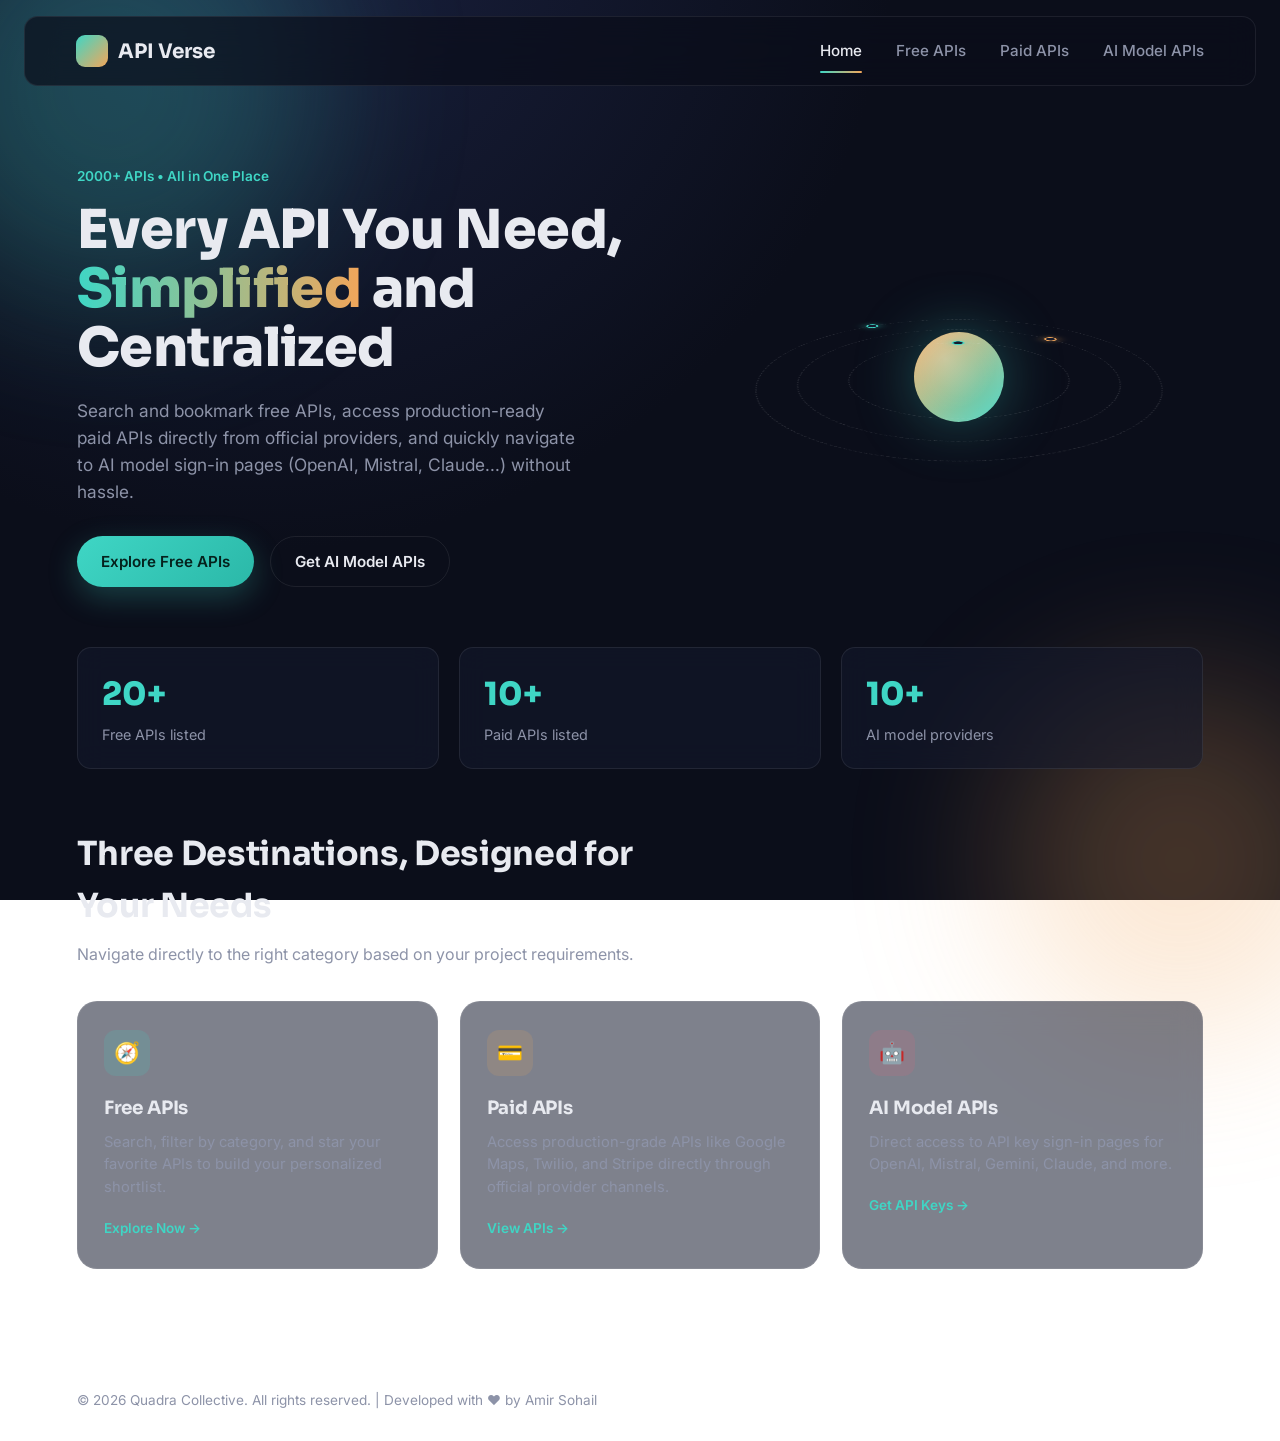
<file: index.html>
<!DOCTYPE html>
<html lang="en">
<head>
<meta charset="UTF-8">
<meta name="viewport" content="width=device-width, initial-scale=1.0">
<title>API Verse - Interactive 3D Glassmorphic API Hub</title>
<link rel="icon" type="image/svg+xml" href="/assets/icon.svg">
<link rel="stylesheet" href="/css/style.css">
</head>
<body>

<div class="orb orb-1"></div>
<div class="orb orb-2"></div>

<nav class="navbar">
  <div class="brand"><span class="brand-mark"></span> API Verse</div>
  <div class="nav-links">
    <a href="index.html" class="active">Home</a>
    <a href="pages/free-apis.html">Free APIs</a>
    <a href="pages/paid-apis.html">Paid APIs</a>
    <a href="pages/genai-apis.html">AI Model APIs</a>
  </div>
</nav>

<section class="hero">
  <div>
    <div class="hero-eyebrow">2000+ APIs • All in One Place</div>
    <h1>Every API You Need, <span>Simplified</span> and Centralized</h1>
    <p class="lead">Search and bookmark free APIs, access production-ready paid APIs directly from official providers, and quickly navigate to AI model sign-in pages (OpenAI, Mistral, Claude...) without hassle.</p>
    <div class="hero-ctas">
      <a href="pages/free-apis.html" class="btn btn-primary">Explore Free APIs</a>
      <a href="pages/genai-apis.html" class="btn btn-outline">Get AI Model APIs</a>
    </div>
  </div>
  <div class="scene">
    <div class="scene-core"></div>
    <div class="orbit orbit-1"></div>
    <div class="orbit orbit-2"></div>
    <div class="orbit orbit-3"></div>
  </div>
</section>

<div class="stats-row">
  <div class="stat-card"><div class="num">20+</div><div class="label">Free APIs listed</div></div>
  <div class="stat-card"><div class="num">10+</div><div class="label">Paid APIs listed</div></div>
  <div class="stat-card"><div class="num">10+</div><div class="label">AI model providers</div></div>
</div>

<section class="section">
  <div class="section-head">
    <h2>Three Destinations, Designed for Your Needs</h2>
    <p>Navigate directly to the right category based on your project requirements.</p>
  </div>
  <div class="path-grid">
    <a href="pages/free-apis.html" class="path-card">
      <div class="path-icon" style="background: rgba(63,214,197,0.15);">🧭</div>
      <h3>Free APIs</h3>
      <p>Search, filter by category, and star your favorite APIs to build your personalized shortlist.</p>
      <span class="go">Explore Now &rarr;</span>
    </a>
    <a href="pages/paid-apis.html" class="path-card">
      <div class="path-icon" style="background: rgba(242,166,90,0.15);">💳</div>
      <h3>Paid APIs</h3>
      <p>Access production-grade APIs like Google Maps, Twilio, and Stripe directly through official provider channels.</p>
      <span class="go">View APIs &rarr;</span>
    </a>
    <a href="pages/genai-apis.html" class="path-card">
      <div class="path-icon" style="background: rgba(232,96,122,0.15);">🤖</div>
      <h3>AI Model APIs</h3>
      <p>Direct access to API key sign-in pages for OpenAI, Mistral, Gemini, Claude, and more.</p>
      <span class="go">Get API Keys &rarr;</span>
    </a>
  </div>
</section>

<!-- Footer -->
<footer>
  <p>&copy; 2026 Quadra Collective. All rights reserved. | Developed with ❤️ by <a href="https://github.com/amirsohail100" target="_blank" class="dev-credit">Amir Sohail</a></p>
</footer>

<script src="js/main.js"></script>
</body>
</html>
</file>
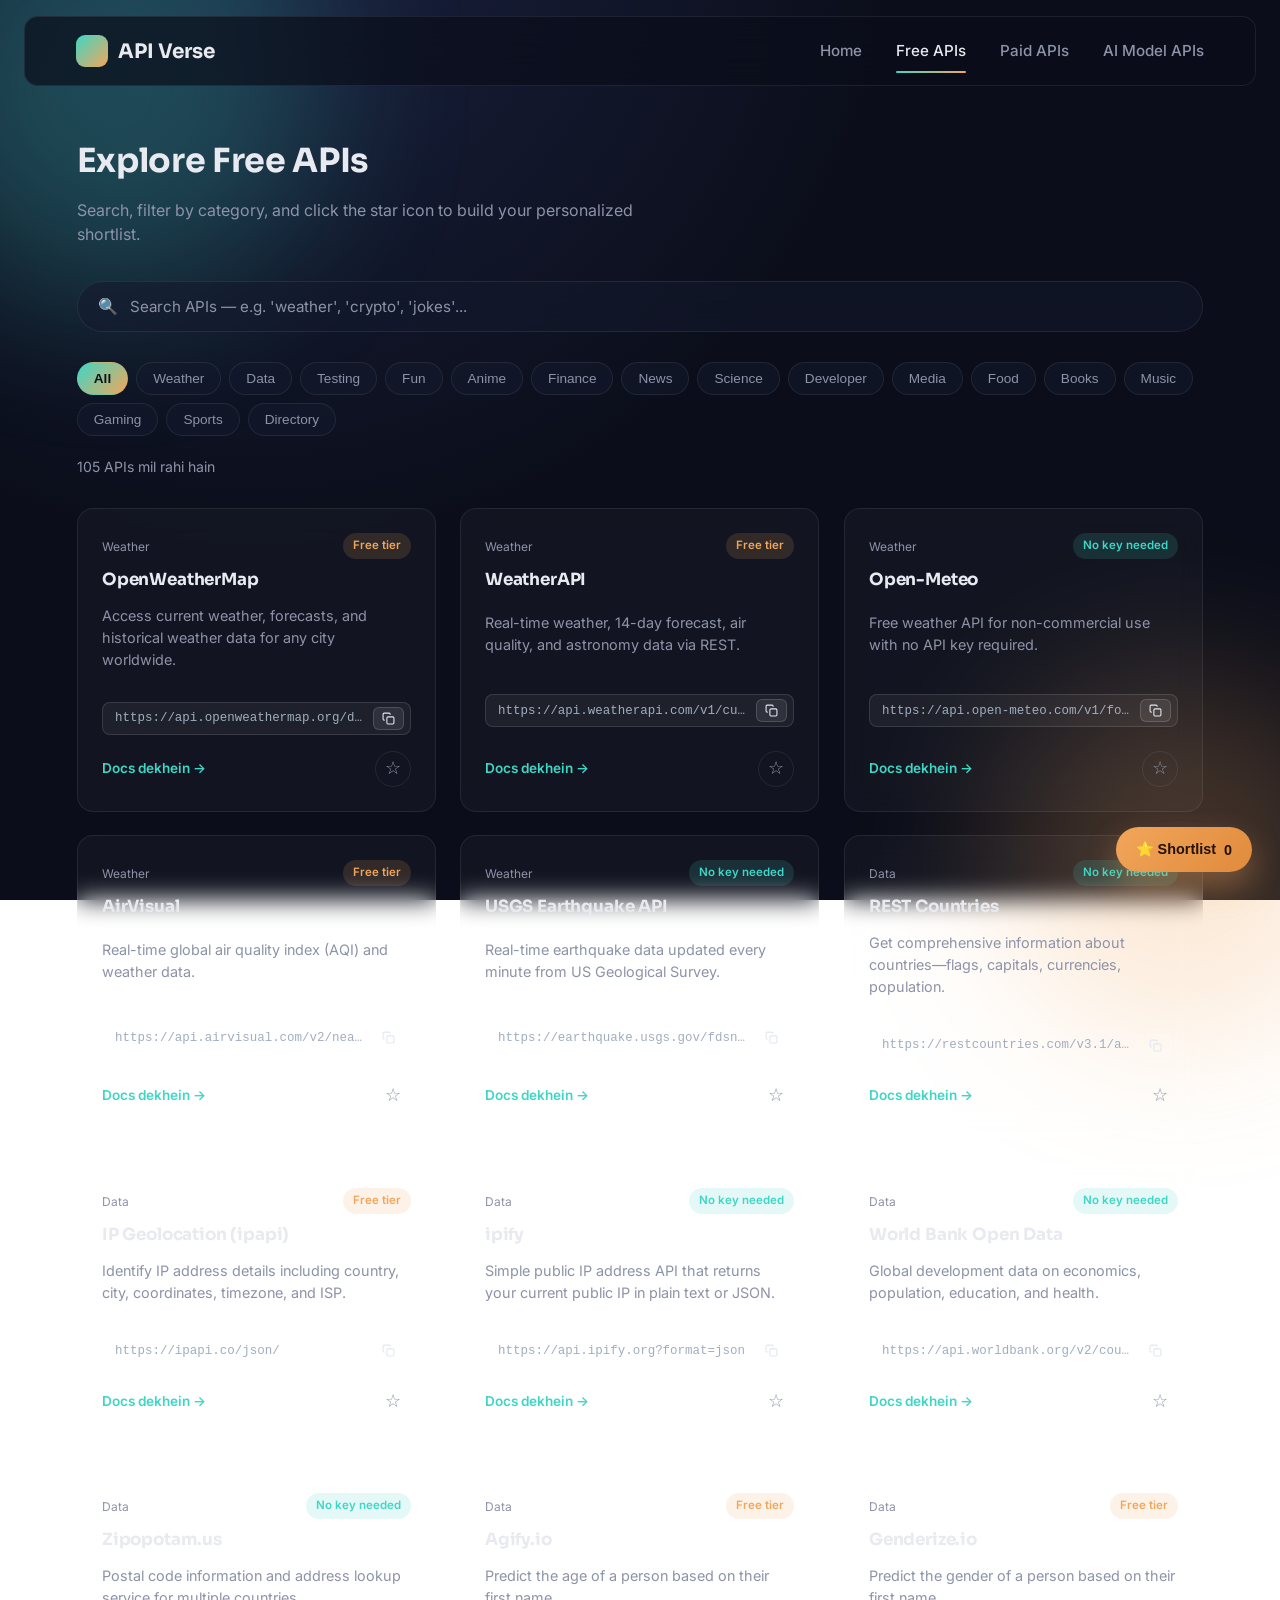
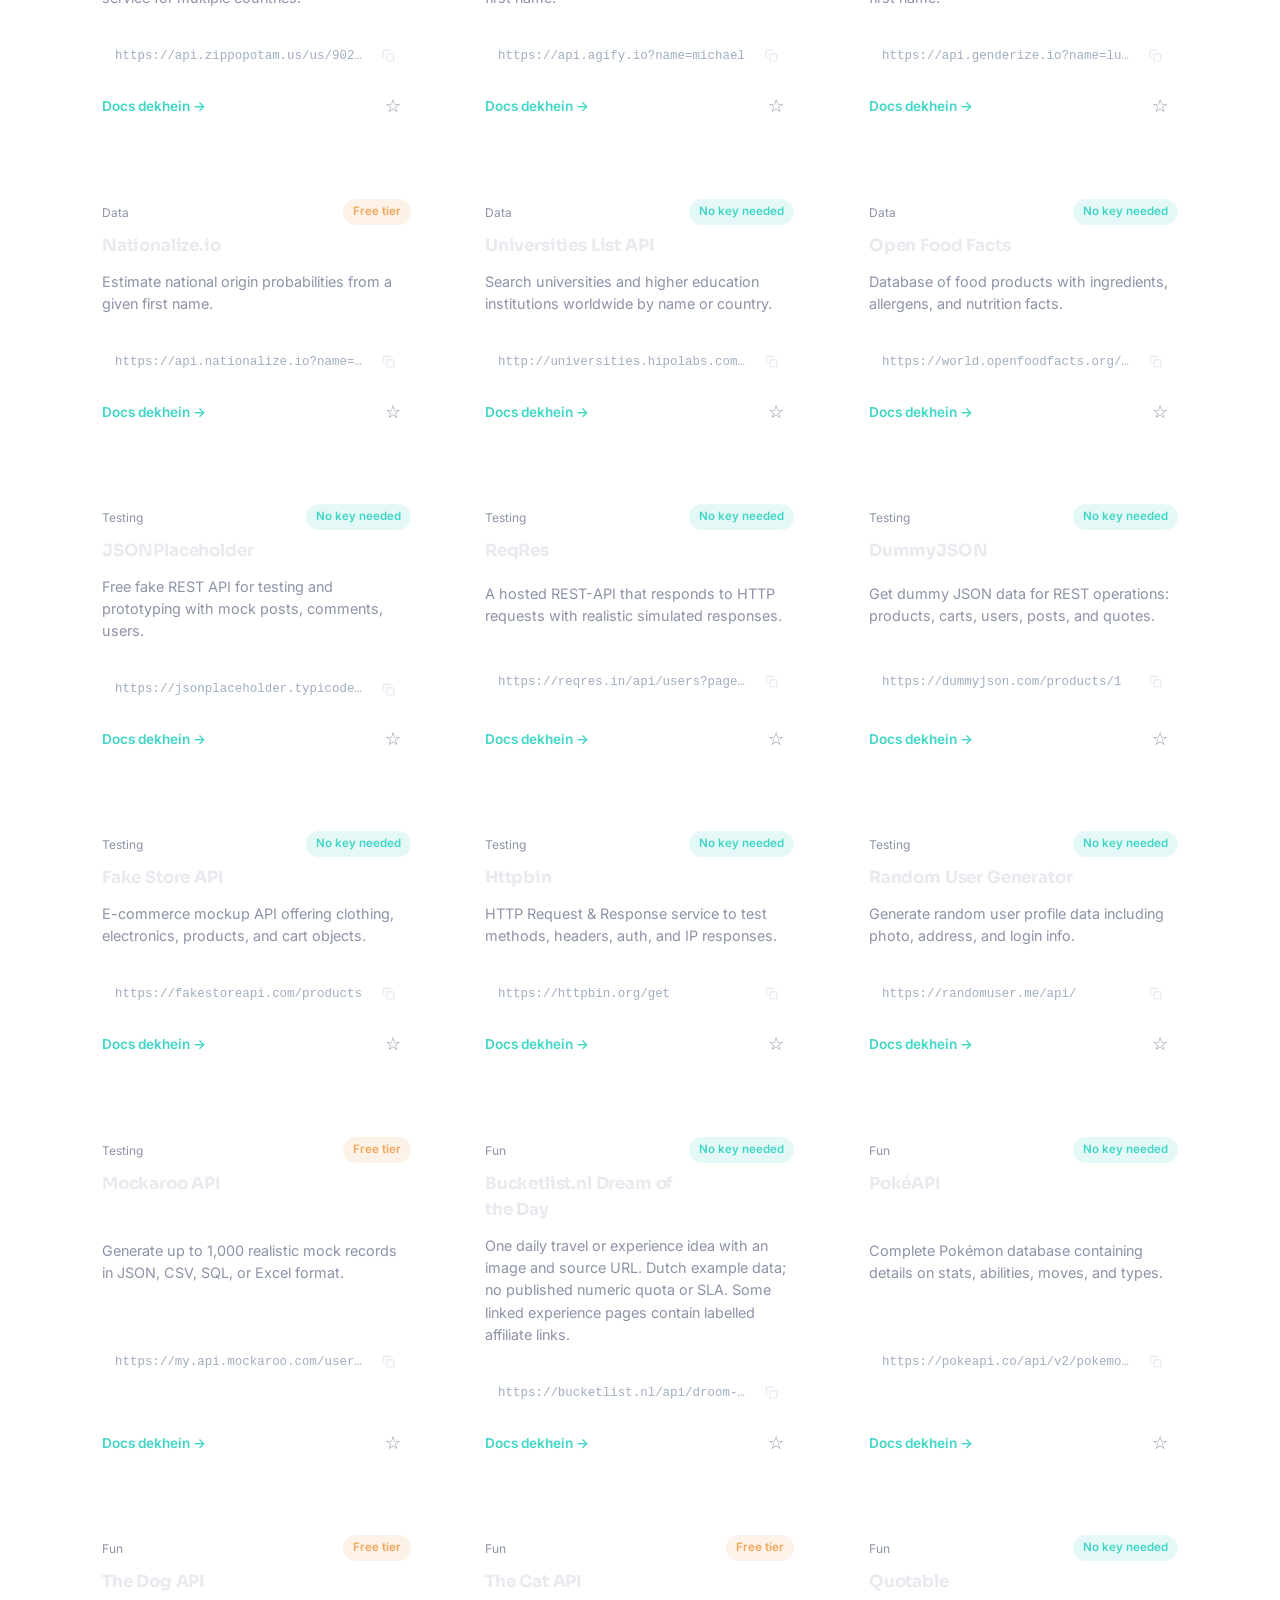
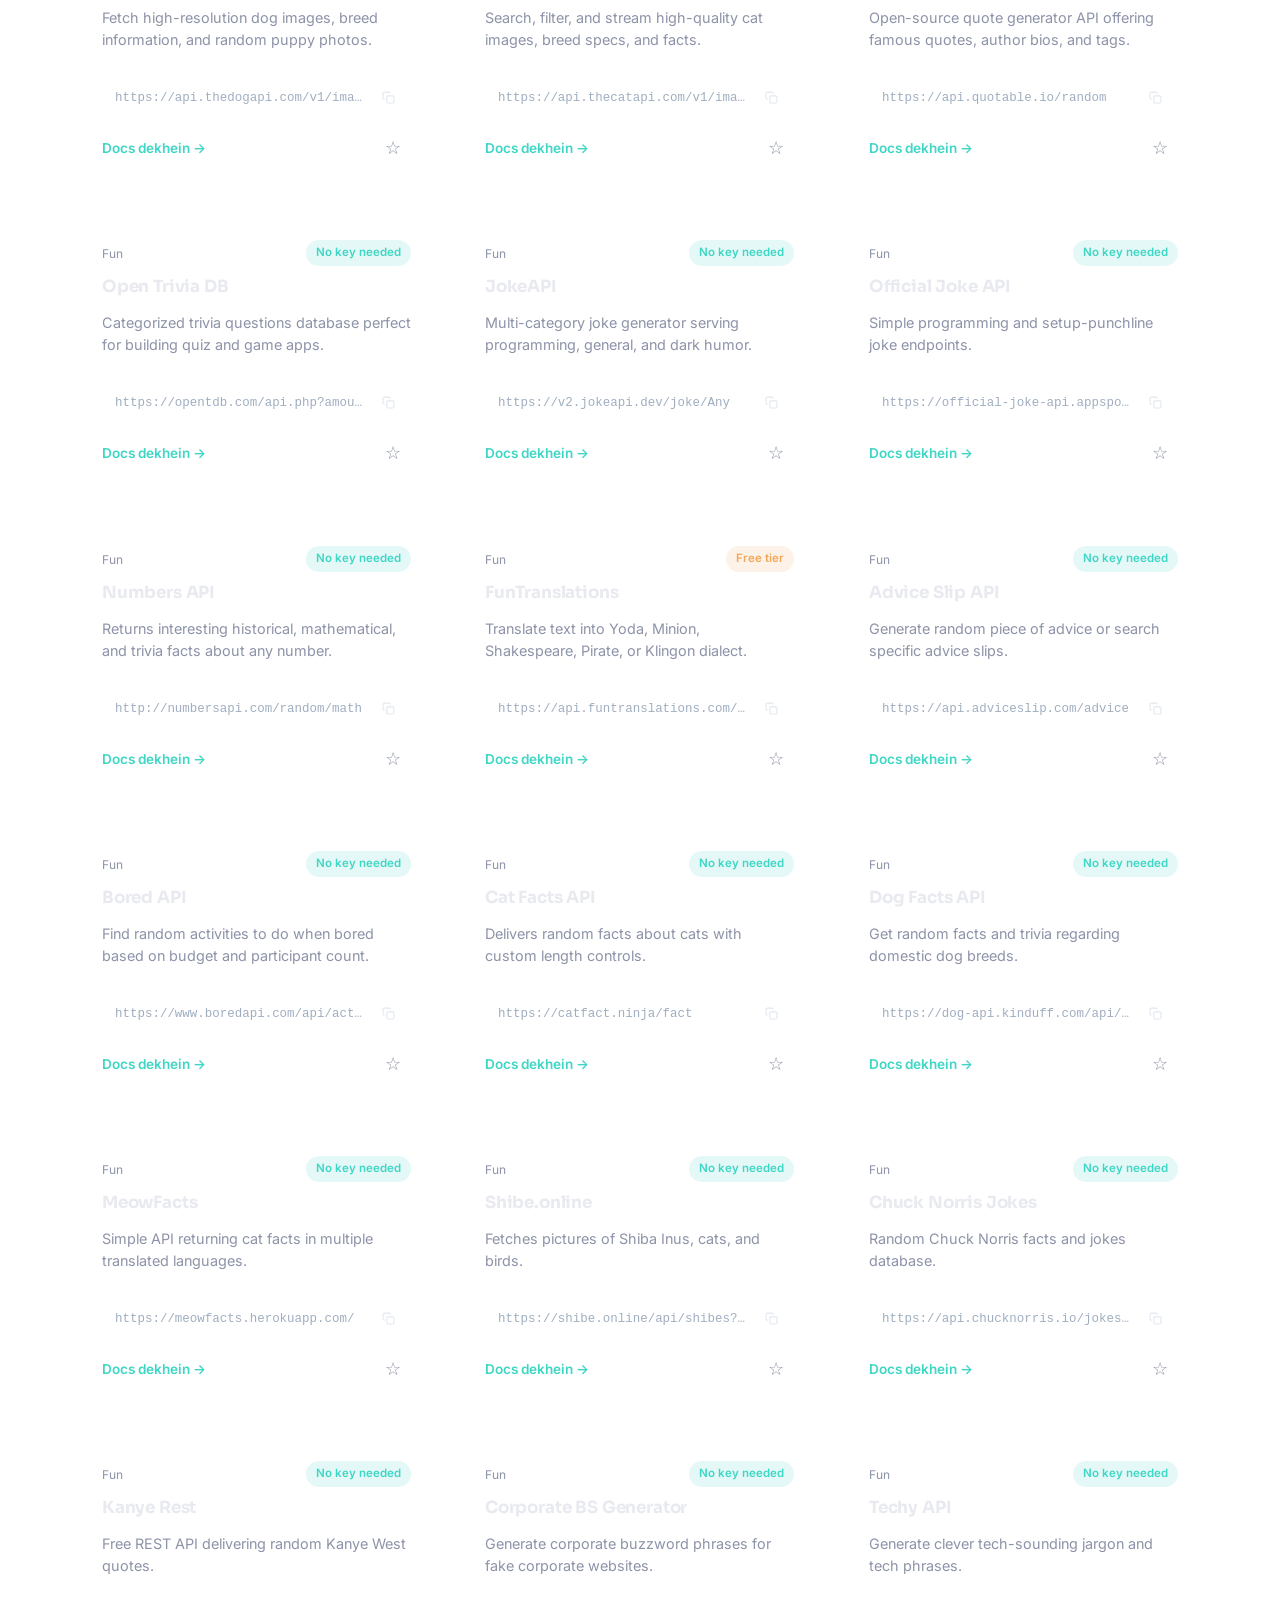
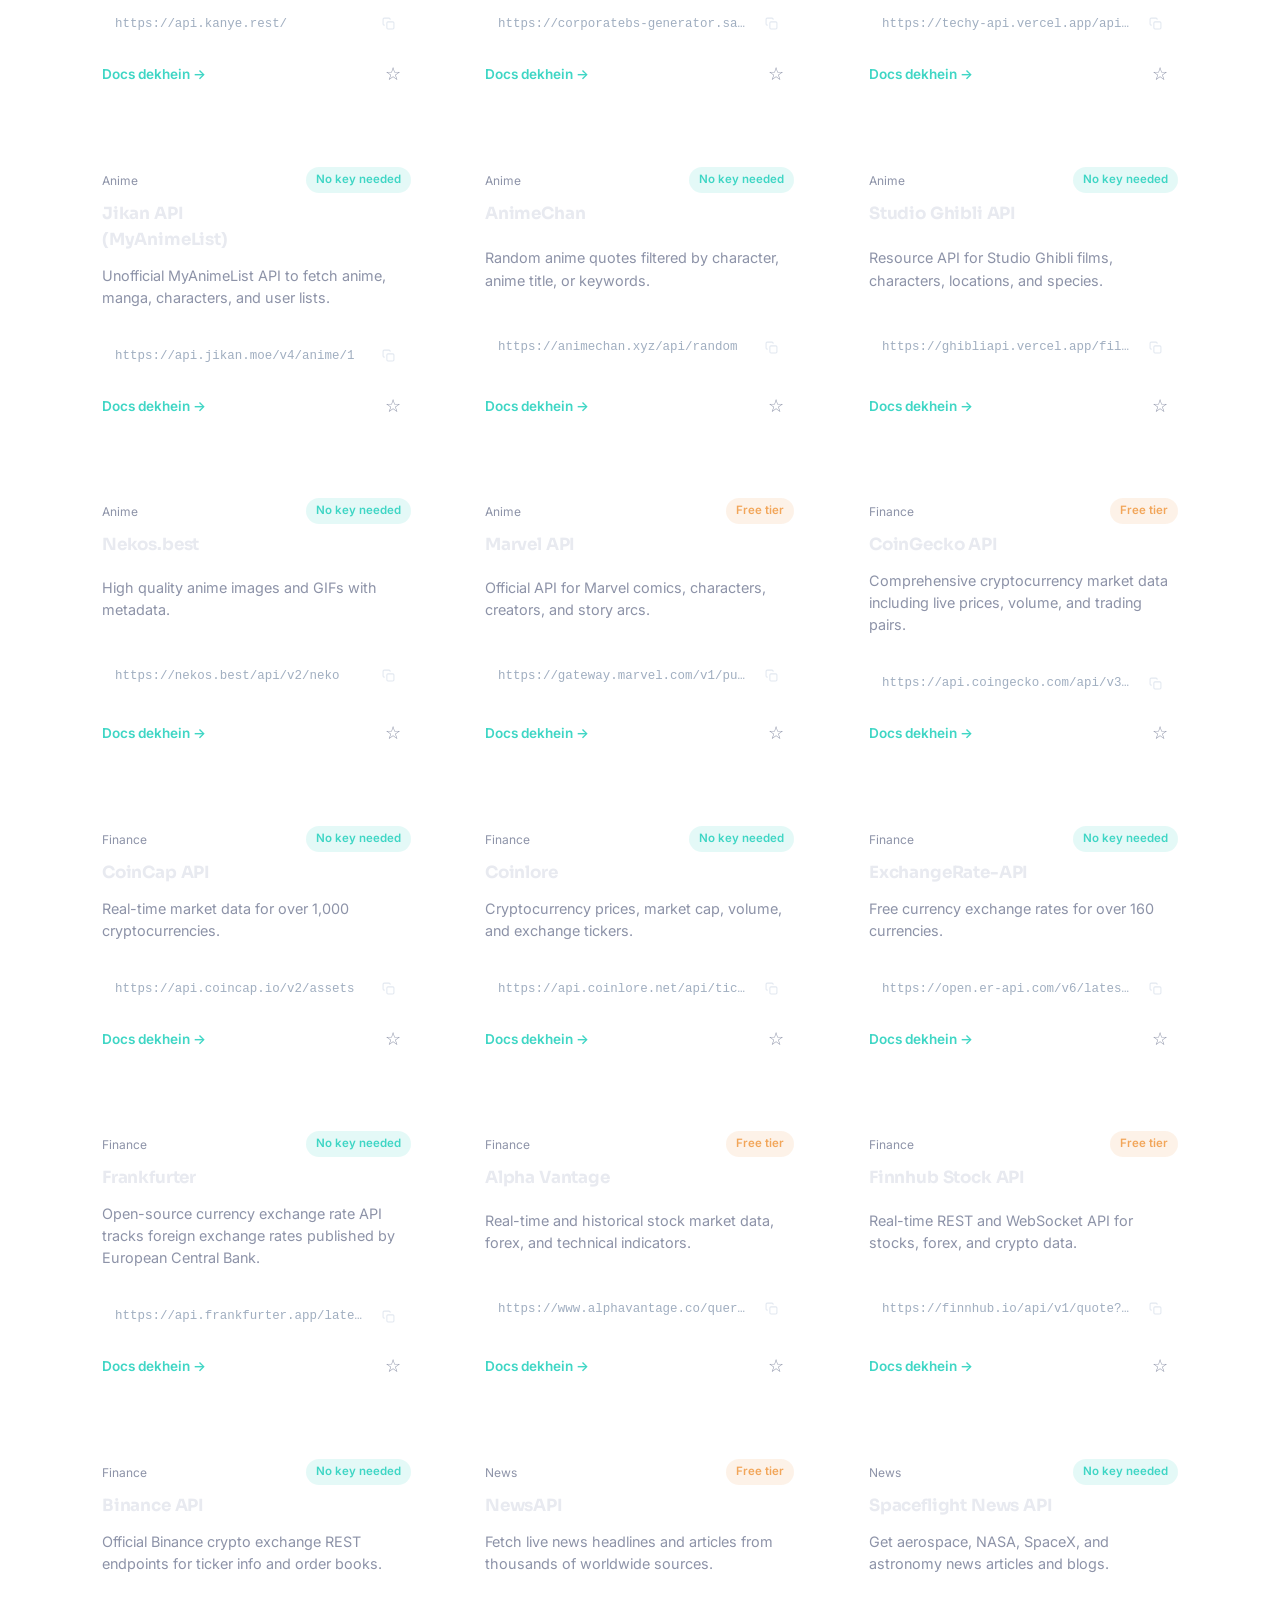
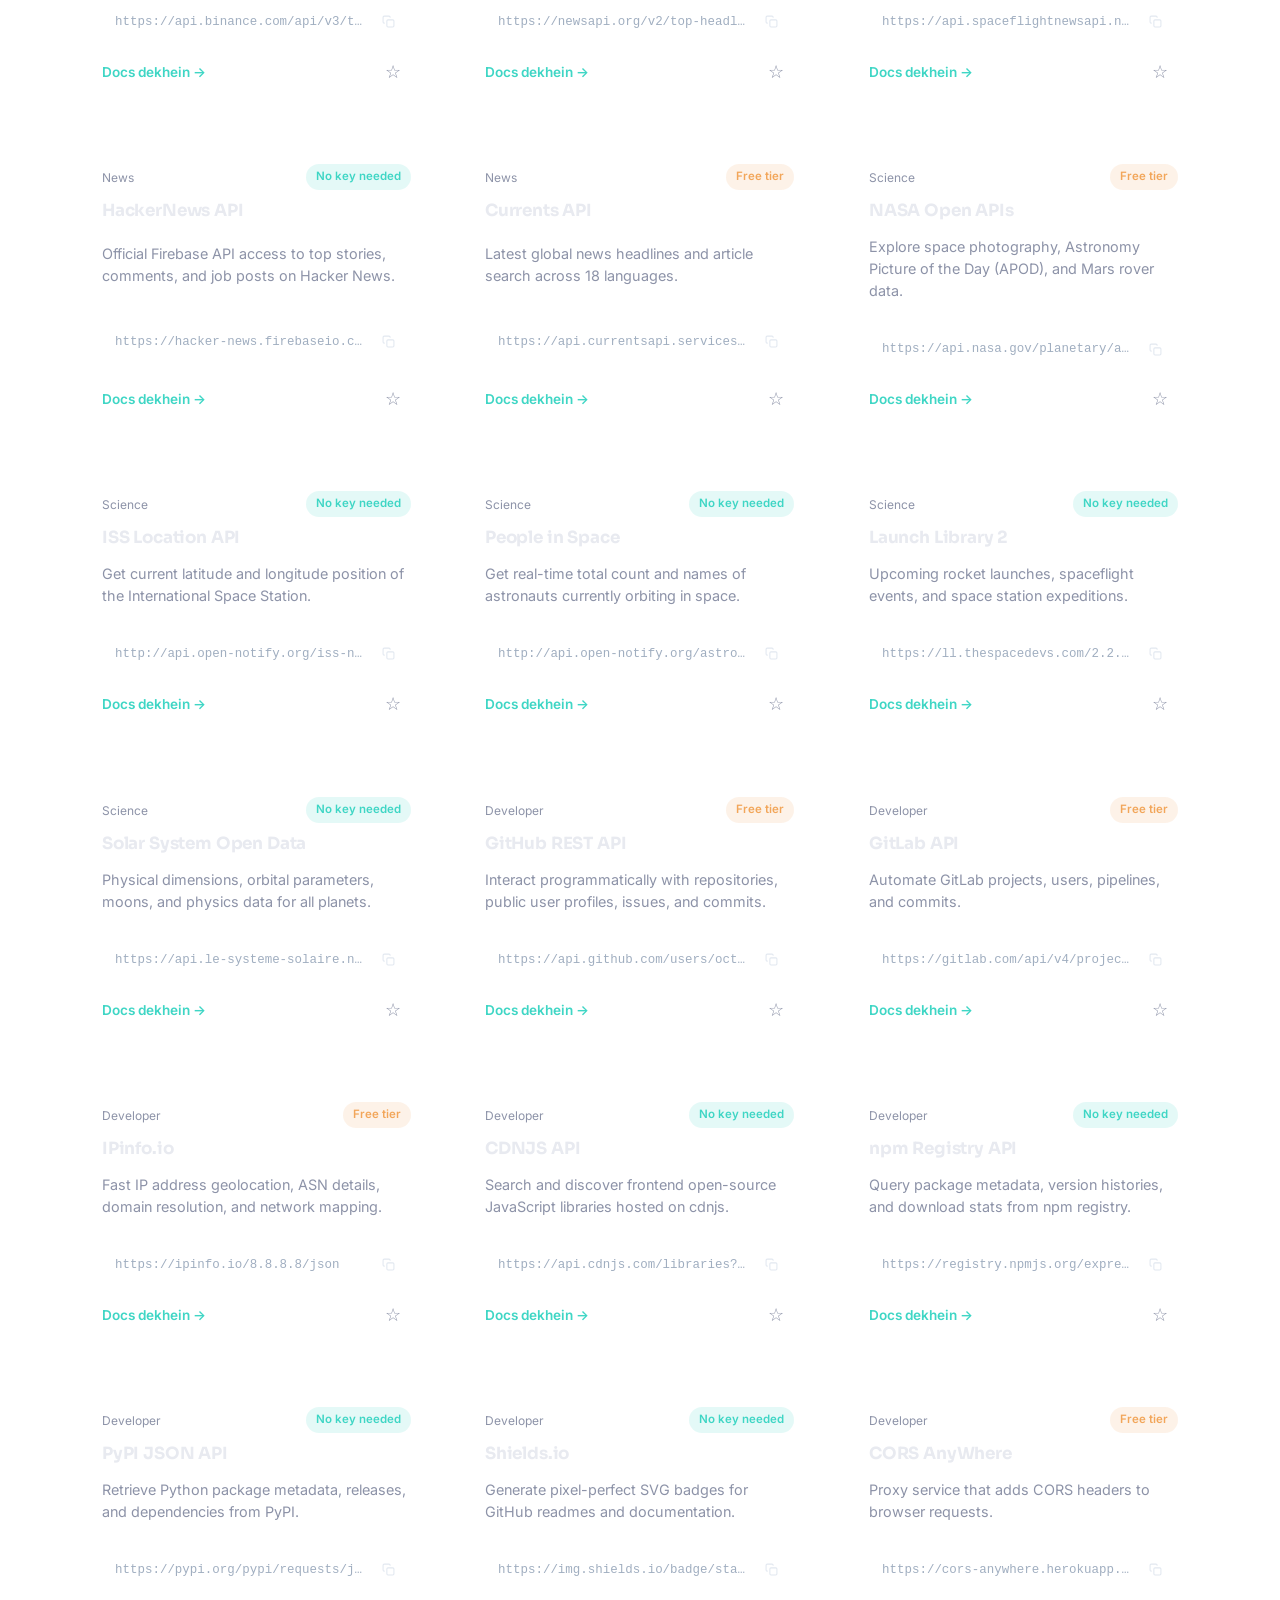
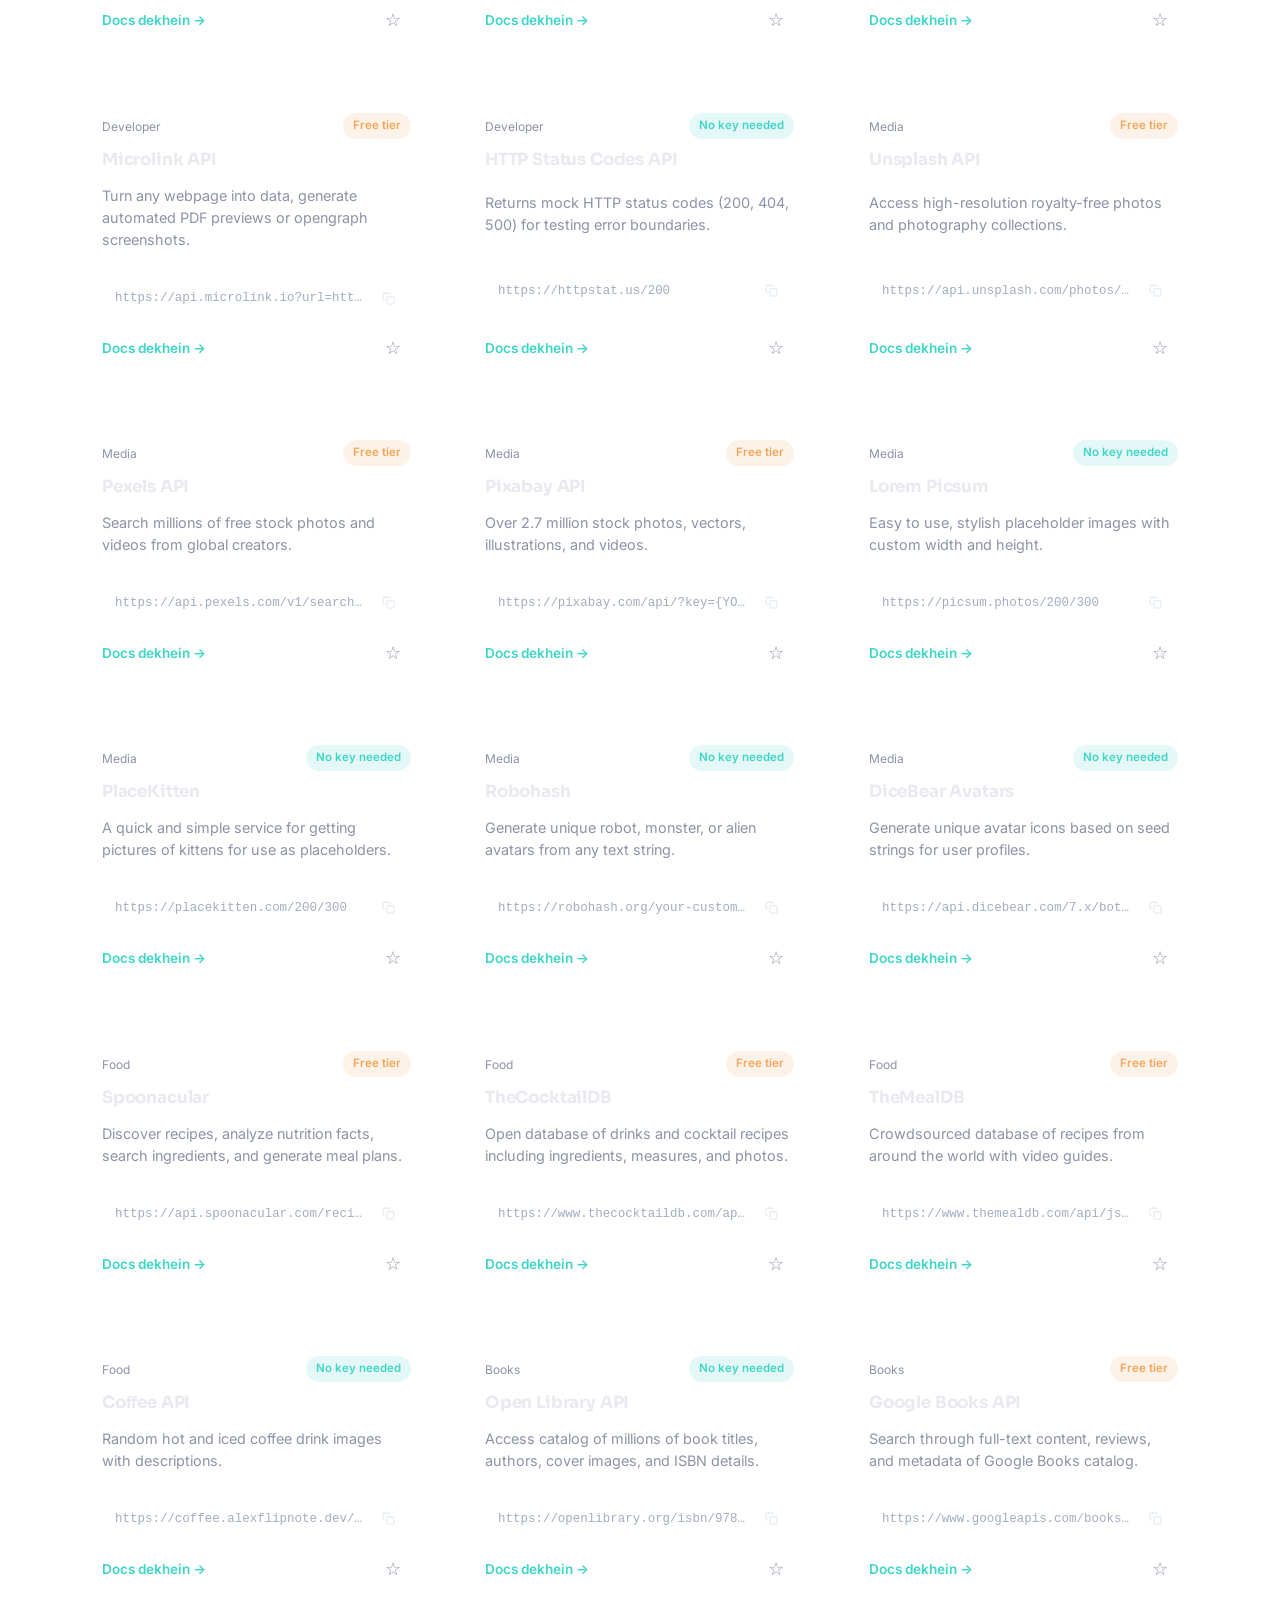
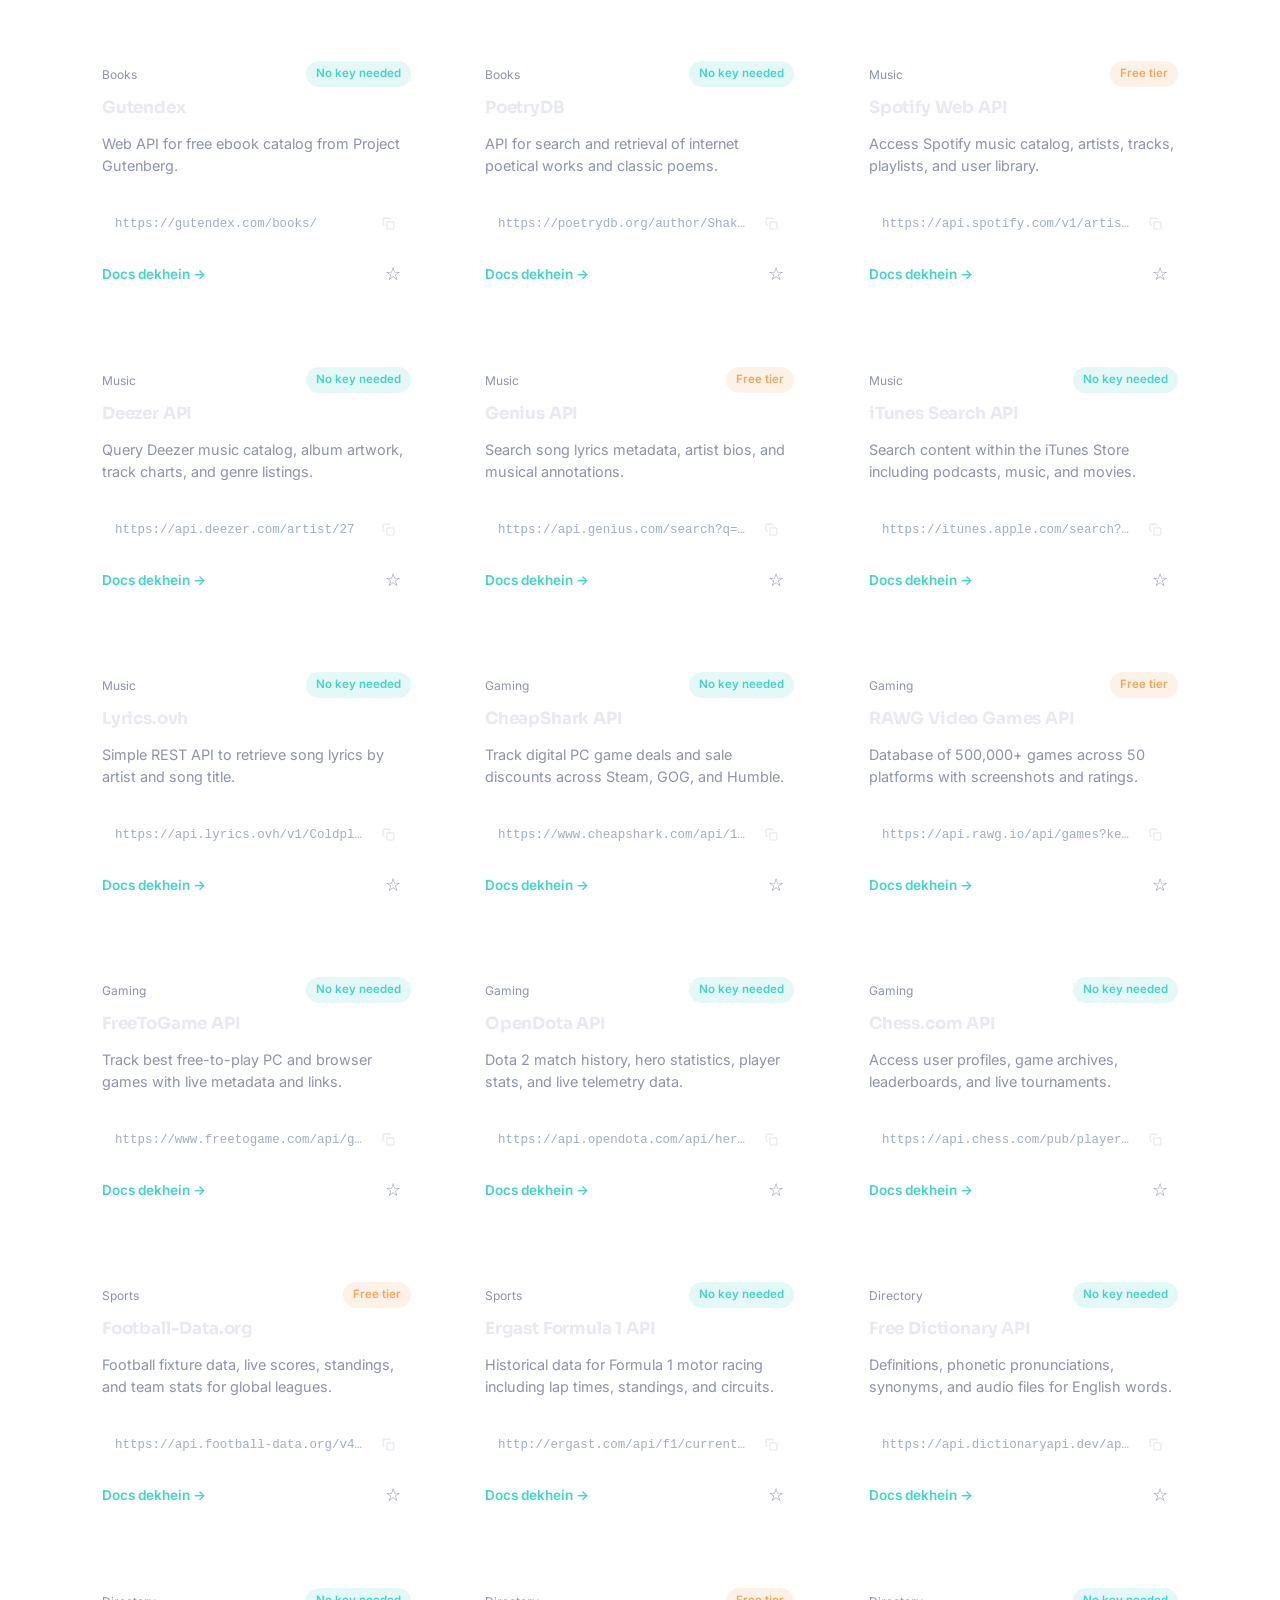
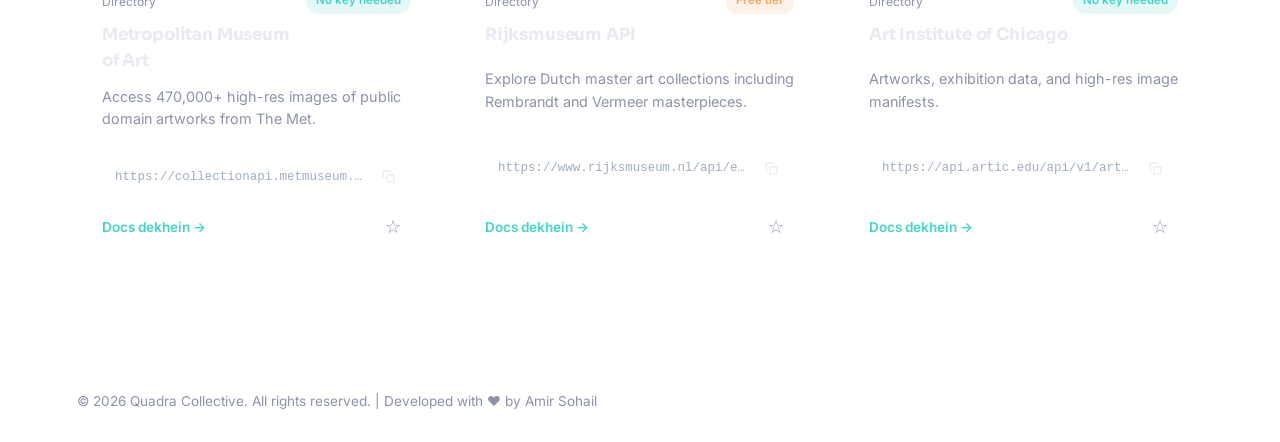
<file: pages/free-apis.html>
<!DOCTYPE html>
<html lang="en">
<head>
<meta charset="UTF-8">
<meta name="viewport" content="width=device-width, initial-scale=1.0">
<title>Free APIs — API Verse</title>
<link rel="icon" type="image/svg+xml" href="/assets/icon.svg">
<link rel="stylesheet" href="/css/style.css">
</head>
<body>

<div class="orb orb-1"></div>
<div class="orb orb-2"></div>

<nav class="navbar">
  <div class="brand"><span class="brand-mark"></span> API Verse</div>
  <div class="nav-links">
    <a href="/index.html">Home</a>
    <a href="free-apis.html" class="active">Free APIs</a>
    <a href="paid-apis.html">Paid APIs</a>
    <a href="genai-apis.html">AI Model APIs</a>
  </div>
</nav>

<section class="section" style="padding-top:50px;">
  <div class="section-head">
    <h2>Explore Free APIs</h2>
    <p>Search, filter by category, and click the star icon to build your personalized shortlist.</p>
  </div>

  <div class="toolbar">
    <div class="search-box">
      <span>🔍</span>
      <input type="text" id="searchInput" placeholder="Search APIs — e.g. 'weather', 'crypto', 'jokes'...">
    </div>
  </div>
  <div class="chip-group" id="chipGroup" style="margin-bottom:20px;"></div>

  <div class="result-count" id="resultCount"></div>
  <div class="api-grid" id="apiGrid"></div>
</section>

<button class="shortlist-toggle" id="shortlistToggle">⭐ Shortlist <span id="shortlistCount">0</span></button>
<div class="shortlist-drawer" id="shortlistDrawer"></div>

<!-- Footer -->
<footer>
  <p>&copy; 2026 Quadra Collective. All rights reserved. | Developed with ❤️ by <a href="https://github.com/amirsohail100" target="_blank" class="dev-credit">Amir Sohail</a></p>
</footer>

<script src="/js/free-apis.js"></script>
<script src="/js/main.js"></script>
</body>
</html>
</file>
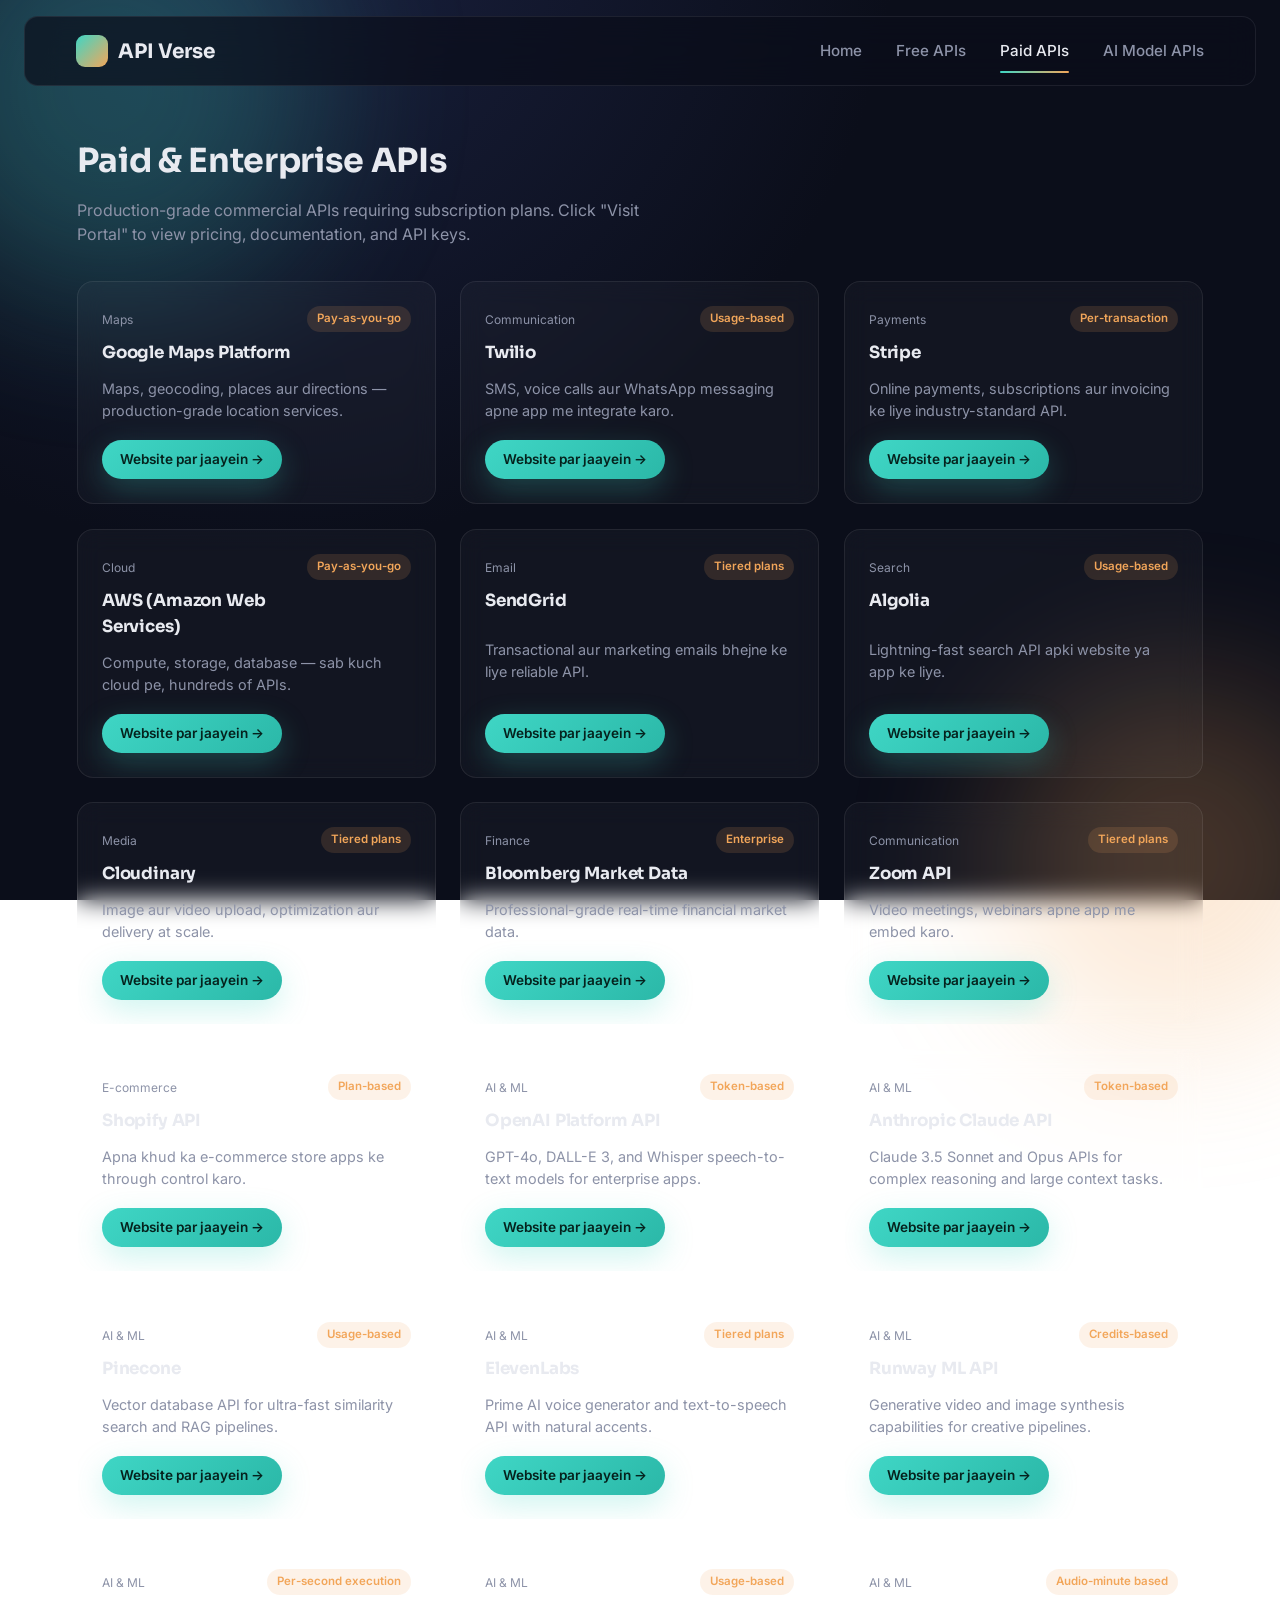
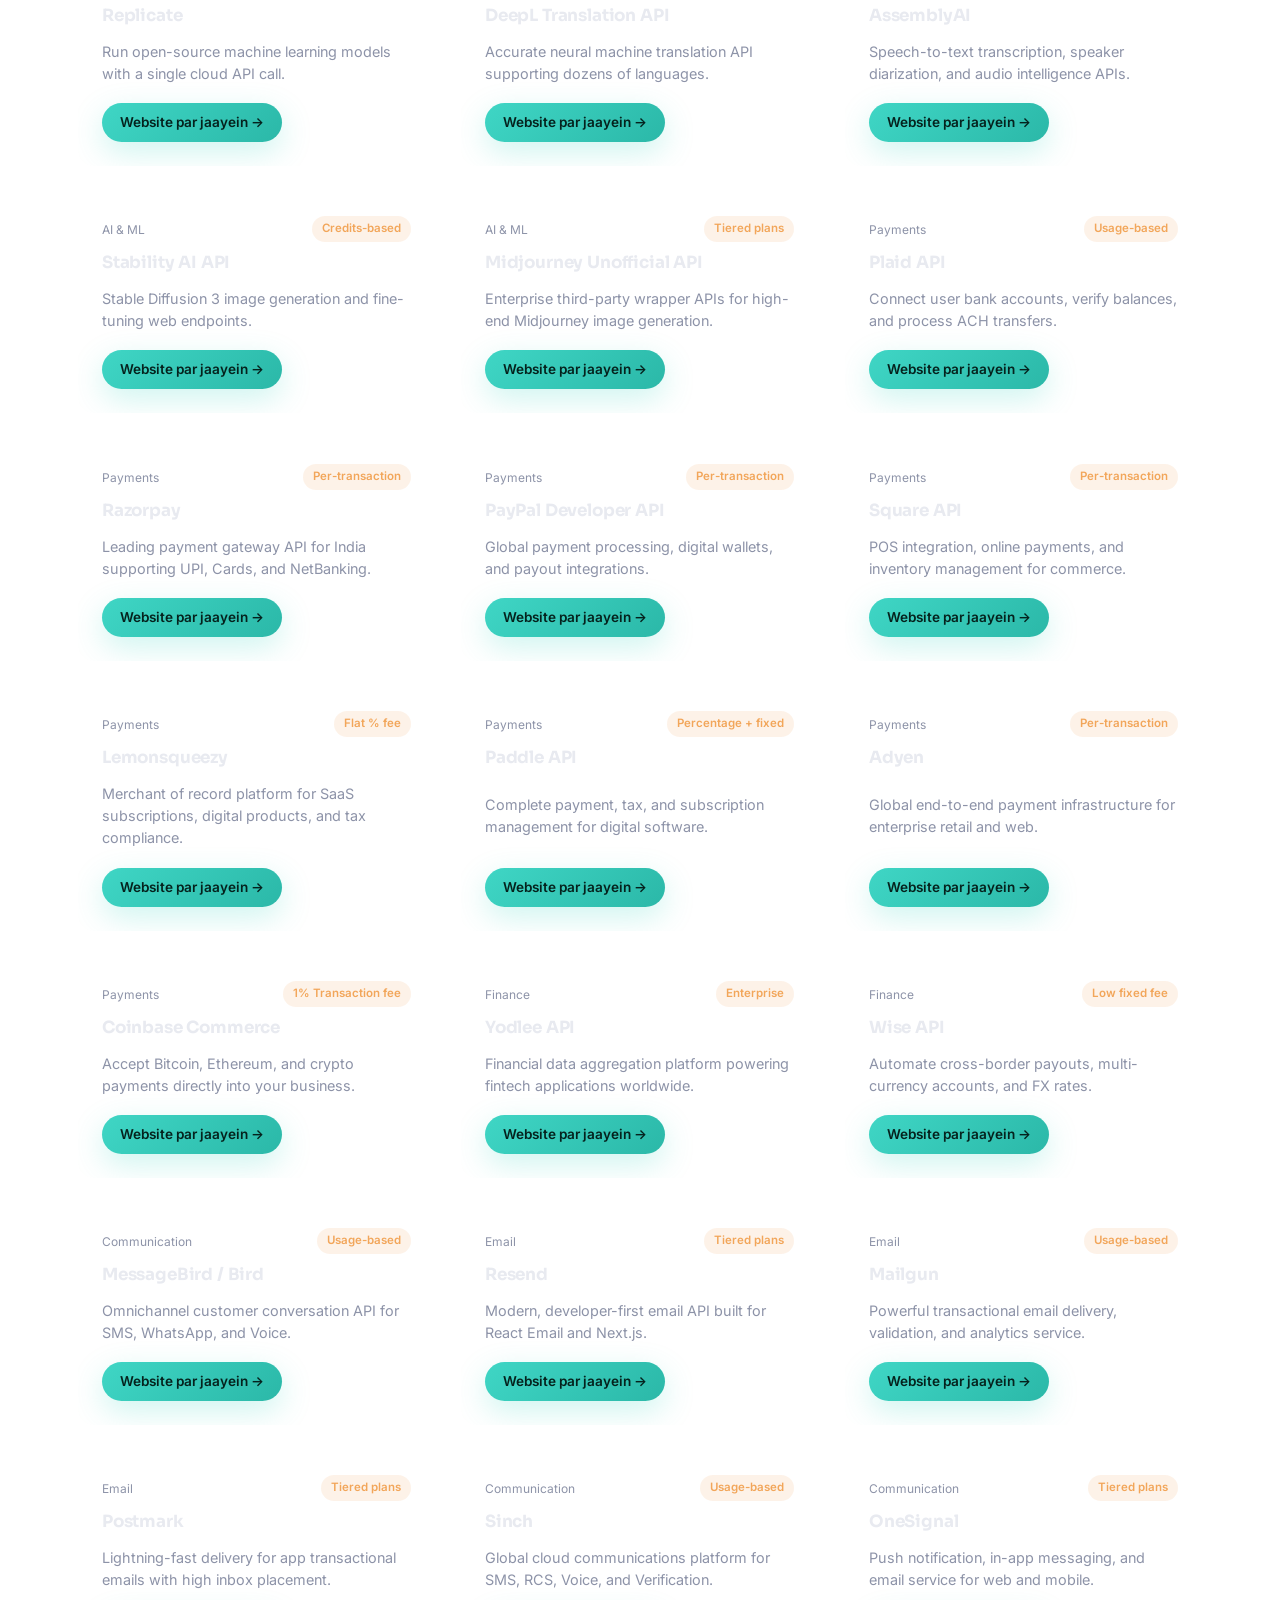
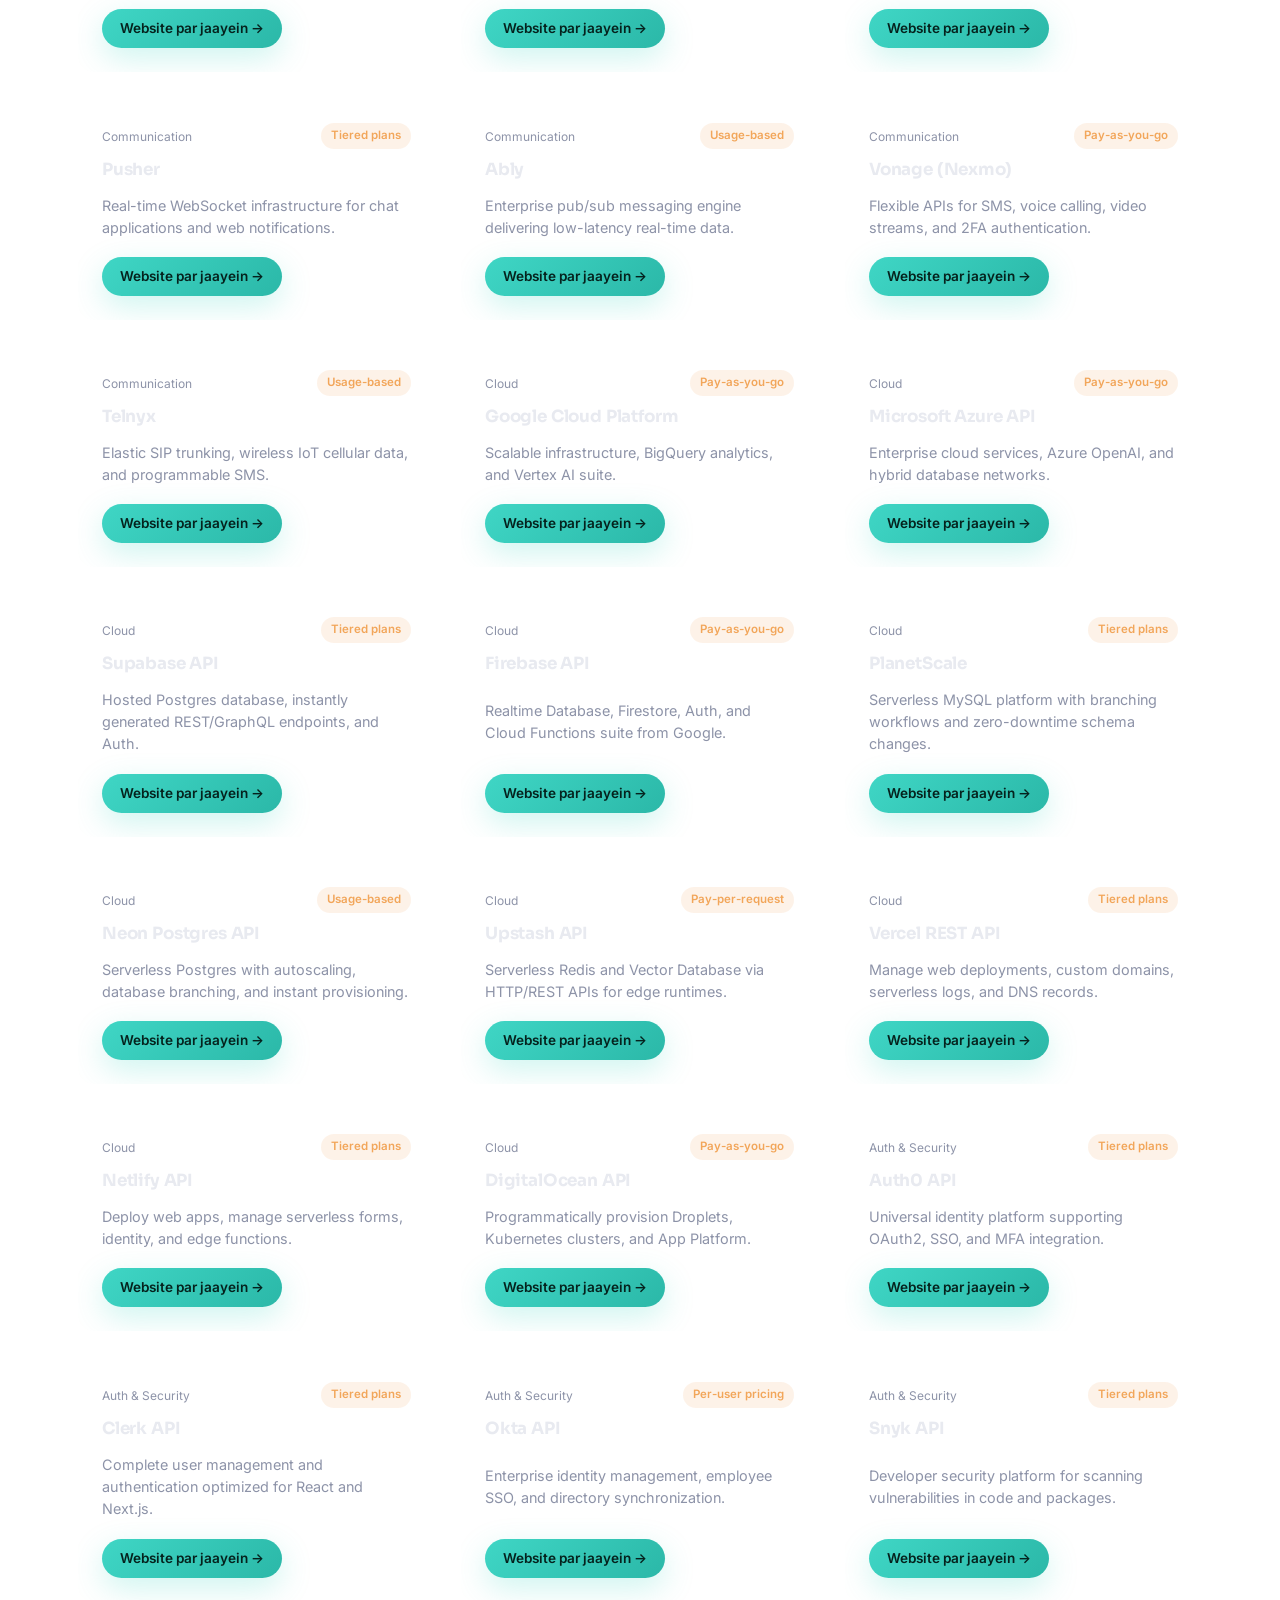
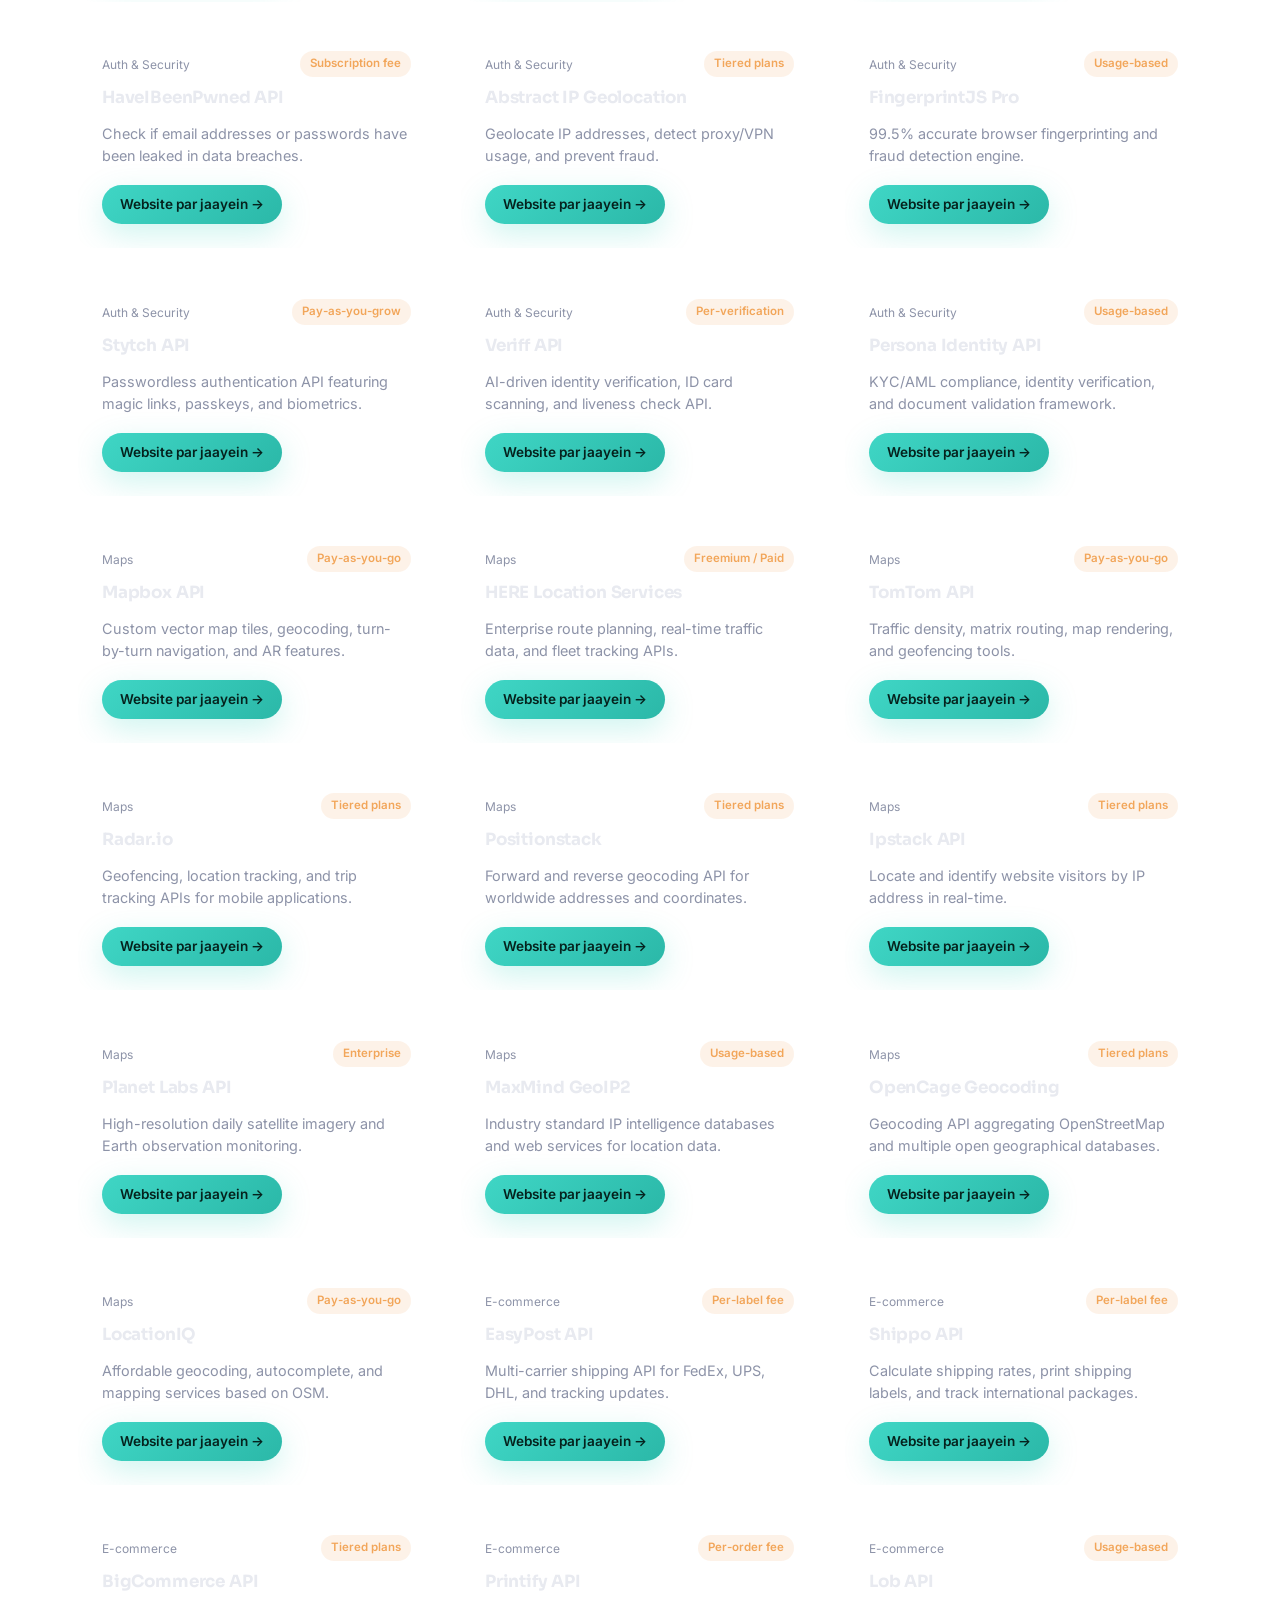
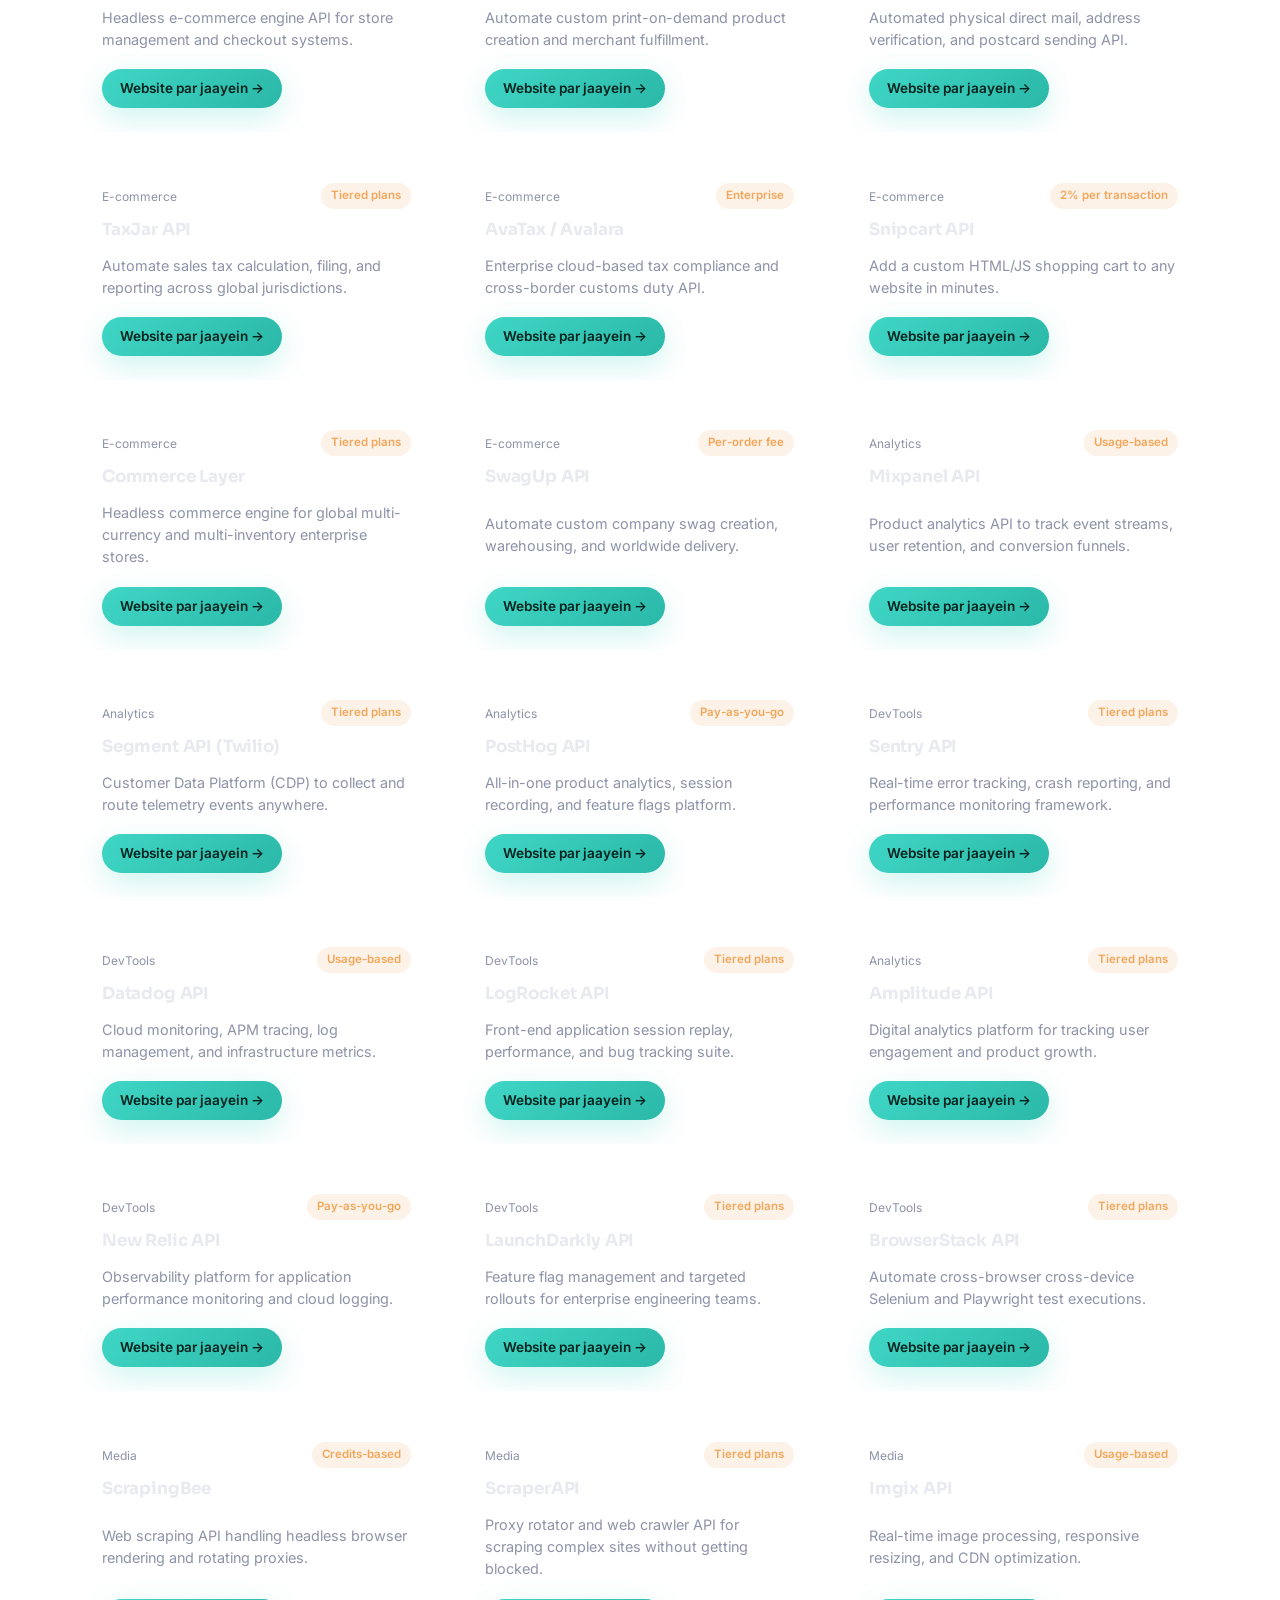
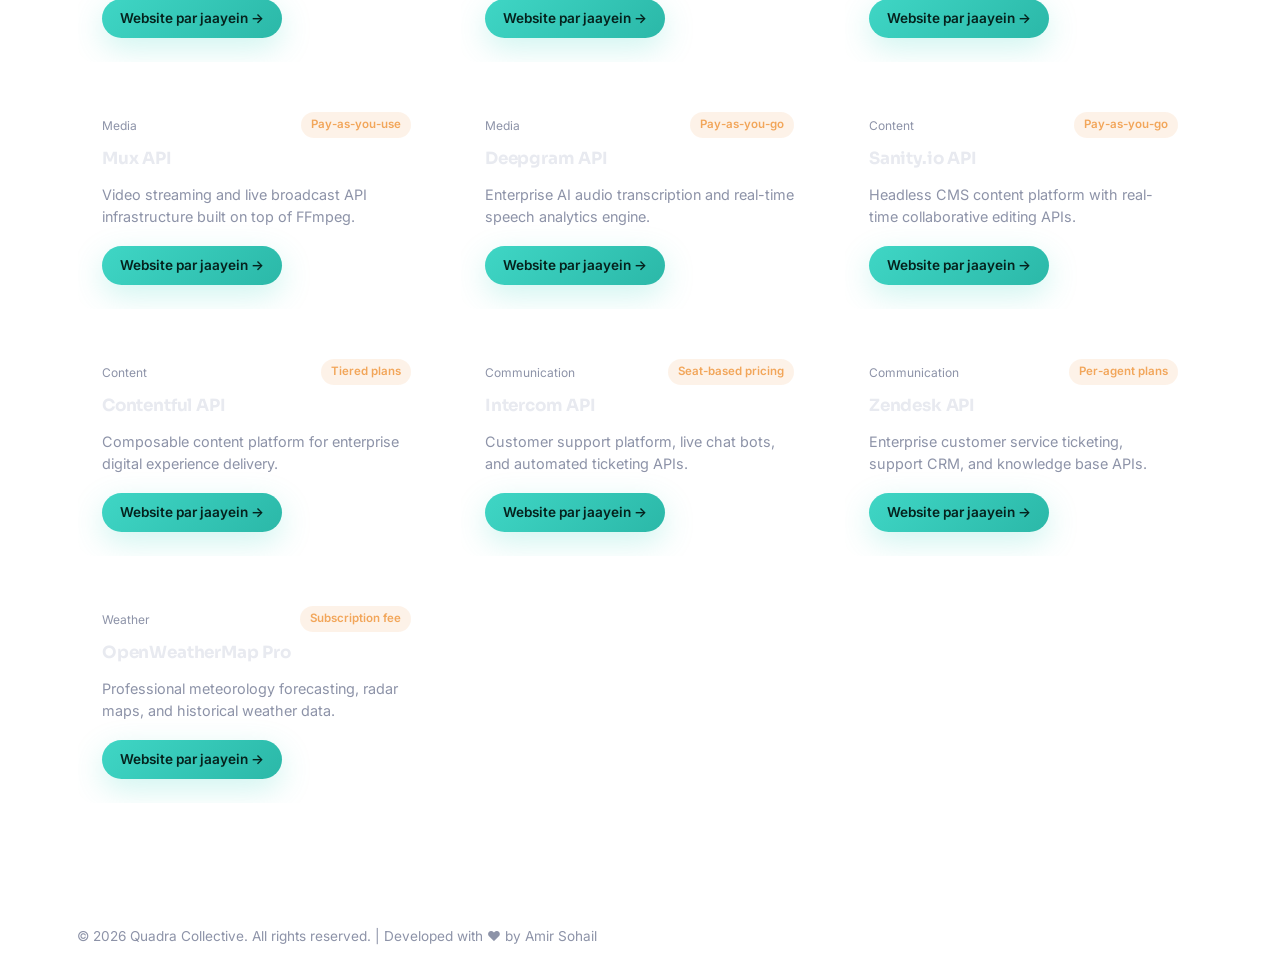
<file: pages/paid-apis.html>
<!DOCTYPE html>
<html lang="en">
<head>
  <meta charset="UTF-8">
  <meta name="viewport" content="width=device-width, initial-scale=1.0">
  <title>Paid & Premium APIs — API Verse</title>
  <link rel="stylesheet" href="/css/style.css">
</head>
<body>

<div class="orb orb-1"></div>
<div class="orb orb-2"></div>

<!-- Navigation Bar -->
<nav class="navbar">
  <div class="brand"><span class="brand-mark"></span> API Verse</div>
  <div class="nav-links">
    <a href="/index.html">Home</a>
    <a href="free-apis.html">Free APIs</a>
    <a href="paid-apis.html" class="active">Paid APIs</a>
    <a href="genai-apis.html">AI Model APIs</a>
  </div>
</nav>

<!-- Main Section -->
<section class="section" style="padding-top:50px;">
  <div class="section-head">
    <h2>Paid & Enterprise APIs</h2>
    <p>Production-grade commercial APIs requiring subscription plans. Click "Visit Portal" to view pricing, documentation, and API keys.</p>
  </div>

  <div class="api-grid" id="paidGrid"></div>
</section>

<!-- Footer -->
<footer>
  <p>&copy; 2026 Quadra Collective. All rights reserved. | Developed with ❤️ by <a href="https://github.com/amirsohail100" target="_blank" class="dev-credit">Amir Sohail</a></p>
</footer>

<script src="/js/paid-apis.js"></script>
<script src="/js/main.js"></script>
</body>
</html>
</file>
<file: css/style.css>
/* ============================================================
   API NEXUS — STYLE SYSTEM
   ============================================================ */

@import url('https://fonts.googleapis.com/css2?family=Sora:wght@400;600;700;800&family=Inter:wght@400;500;600&display=swap');

:root{
  --bg: #0B0E1A;
  --bg-soft: #10142450;
  --surface: #141B2E;
  --surface-glass: rgba(20, 27, 46, 0.55);
  --border-glass: rgba(255, 255, 255, 0.08);
  --text: #E8EAF0;
  --text-dim: #8D93A8;
  --gold: #F2A65A;
  --teal: #3FD6C5;
  --danger: #E8607A;
  --radius-lg: 20px;
  --radius-md: 14px;
  --radius-sm: 8px;
  --shadow-deep: 0 20px 60px rgba(0,0,0,0.45);
  --font-head: 'Sora', sans-serif;
  --font-body: 'Inter', sans-serif;
}

*{ box-sizing: border-box; }
html{ scroll-behavior: smooth; }

body{
  margin:0;
  background: radial-gradient(circle at 20% -10%, #1a2140 0%, var(--bg) 45%) fixed;
  color: var(--text);
  font-family: var(--font-body);
  line-height: 1.55;
  min-height: 100vh;
}

/* subtle floating orbs in background for 3D depth */
.orb{
  position: fixed;
  border-radius: 50%;
  filter: blur(80px);
  opacity: 0.25;
  z-index: 0;
  pointer-events: none;
}
.orb-1{ width:420px; height:420px; background: var(--teal); top:-120px; left:-100px; }
.orb-2{ width:360px; height:360px; background: var(--gold); bottom:-140px; right:-80px; }

a{ color: inherit; text-decoration: none; }
h1,h2,h3{ font-family: var(--font-head); margin:0; letter-spacing:-0.01em; }
p{ margin:0; }

/* ---------- Focus visibility for accessibility ---------- */
a:focus-visible, button:focus-visible, input:focus-visible{
  outline: 2px solid var(--teal);
  outline-offset: 3px;
}

@media (prefers-reduced-motion: reduce){
  *{ animation: none !important; transition: none !important; }
}

/* ---------- NAVBAR ---------- */
.navbar{
  position: sticky; top:16px; z-index: 50;
  display:flex; align-items:center; justify-content:space-between;
  padding: 18px 4vw;
  margin: 16px 24px 0 24px;
  background: rgba(11,14,26,0.7);
  backdrop-filter: blur(16px);
  border: 1px solid var(--border-glass);
  border-radius: var(--radius-md);
}
.brand{
  display:flex; align-items:center; gap:10px;
  font-family: var(--font-head); font-weight:700; font-size:1.25rem;
}
.brand-mark{
  width:32px; height:32px; border-radius:9px;
  background: linear-gradient(135deg, var(--teal), var(--gold));
  display:grid; place-items:center;
  transform-style: preserve-3d;
  animation: spin3d 8s linear infinite;
}
@keyframes spin3d{
  0%{ transform: rotateY(0deg) rotateX(10deg); }
  100%{ transform: rotateY(360deg) rotateX(10deg); }
}
.nav-links{ display:flex; gap: 34px; }
.nav-links a{
  font-size:0.95rem; color: var(--text-dim); font-weight:500;
  position:relative; padding: 4px 0;
  transition: color 0.2s ease;
}
.nav-links a:hover, .nav-links a.active{ color: var(--text); }
.nav-links a.active::after{
  content:''; position:absolute; left:0; right:0; bottom:-6px; height:2px;
  background: linear-gradient(90deg, var(--teal), var(--gold));
  border-radius: 2px;
}

/* ---------- HERO (home page) ---------- */
.hero{
  position: relative; z-index:1;
  display:grid; grid-template-columns: 1.1fr 0.9fr; gap: 40px;
  align-items:center;
  padding: 80px 6vw 60px;
}
.hero-eyebrow{ color: var(--teal); font-weight:600; font-size:0.85rem; }
.hero h1{
  font-size: clamp(2.4rem, 4.2vw, 3.6rem);
  font-weight:800; line-height:1.1; margin: 14px 0 20px;
}
.hero h1 span{
  background: linear-gradient(90deg, var(--teal), var(--gold));
  -webkit-background-clip:text; background-clip:text; color:transparent;
}
.hero p.lead{ color: var(--text-dim); font-size:1.08rem; max-width: 46ch; margin-bottom: 30px; }
.hero-ctas{ display:flex; gap:16px; flex-wrap:wrap; }

.btn{
  display:inline-flex; align-items:center; gap:8px;
  padding: 13px 24px; border-radius: 100px;
  font-family: var(--font-body); font-weight:600; font-size:0.95rem;
  cursor:pointer; border:none; transition: transform 0.25s ease, box-shadow 0.25s ease;
}
.btn-primary{
  background: linear-gradient(135deg, var(--teal), #2bb8a8);
  color: #05221d;
  box-shadow: 0 10px 30px rgba(63,214,197,0.25);
}
.btn-primary:hover{ transform: translateY(-3px); box-shadow: 0 16px 36px rgba(63,214,197,0.35); }
.btn-outline{
  background: transparent; color: var(--text);
  border: 1px solid var(--border-glass);
}
.btn-outline:hover{ background: rgba(255,255,255,0.06); transform: translateY(-3px); }

/* 3D orbiting node scene for hero */
.scene{
  position:relative; height: 360px;
  perspective: 1000px;
}
.scene-core{
  position:absolute; top:50%; left:50%; width:90px; height:90px;
  margin:-45px 0 0 -45px; border-radius:50%;
  background: radial-gradient(circle at 35% 30%, #ffffff40, transparent 60%), linear-gradient(135deg, var(--gold), var(--teal));
  box-shadow: 0 0 60px rgba(63,214,197,0.35), inset 0 0 30px rgba(255,255,255,0.15);
  animation: pulse 4s ease-in-out infinite;
}
@keyframes pulse{ 0%,100%{ transform: scale(1);} 50%{ transform: scale(1.06);} }
.orbit{
  position:absolute; top:50%; left:50%;
  border: 1px dashed rgba(255,255,255,0.14);
  border-radius:50%;
  transform-style: preserve-3d;
}
.orbit-1{ width:220px; height:220px; margin:-110px 0 0 -110px; animation: rotateOrbit 14s linear infinite; transform: rotateX(70deg); }
.orbit-2{ width:320px; height:320px; margin:-160px 0 0 -160px; animation: rotateOrbit 22s linear infinite reverse; transform: rotateX(70deg) rotateZ(40deg); }
.orbit-3{ width:400px; height:400px; margin:-200px 0 0 -200px; animation: rotateOrbit 30s linear infinite; transform: rotateX(70deg) rotateZ(-30deg); }
@keyframes rotateOrbit{ from{ transform: rotateX(70deg) rotateZ(0deg);} to{ transform: rotateX(70deg) rotateZ(360deg);} }
.node{
  position:absolute; width:14px; height:14px; border-radius:50%;
  background: var(--surface); border: 2px solid var(--teal);
  top:-8px; left: 50%; margin-left:-8px;
  box-shadow: 0 0 14px rgba(63,214,197,0.6);
}
.orbit-2 .node{ border-color: var(--gold); box-shadow: 0 0 14px rgba(242,166,90,0.6); }

/* ---------- SECTION / STATS ---------- */
.section{ position:relative; z-index:1; padding: 40px 6vw 90px; }
.section-head{ margin-bottom: 34px; max-width: 60ch; }
.section-head h2{ font-size: clamp(1.6rem, 2.6vw, 2.1rem); font-weight:700; margin-bottom:10px; }
.section-head p{ color: var(--text-dim); }

.stats-row{
  display:grid; grid-template-columns: repeat(3, 1fr); gap:20px;
  padding: 0 6vw 20px;
  position:relative; z-index:1;
}
.stat-card{
  background: var(--surface-glass);
  border: 1px solid var(--border-glass);
  border-radius: var(--radius-md);
  backdrop-filter: blur(14px);
  padding: 22px 24px;
}
.stat-card .num{ font-family: var(--font-head); font-size: 2rem; font-weight:800; color: var(--teal); }
.stat-card .label{ color: var(--text-dim); font-size:0.9rem; margin-top:4px; }

/* ---------- PATH CARDS (home -> 3 sections) ---------- */
.path-grid{ display:grid; grid-template-columns: repeat(3, 1fr); gap: 22px; }
.path-card{
  background: var(--surface-glass);
  border: 1px solid var(--border-glass);
  border-radius: var(--radius-lg);
  backdrop-filter: blur(14px);
  padding: 28px 26px;
  transform-style: preserve-3d;
  transition: transform 0.35s ease, box-shadow 0.35s ease, border-color 0.35s ease;
  cursor:pointer;
}
.path-card:hover{
  box-shadow: var(--shadow-deep);
  border-color: rgba(255,255,255,0.18);
}
.path-icon{
  width:46px; height:46px; border-radius:12px; margin-bottom:18px;
  display:grid; place-items:center; font-size:1.3rem;
}
.path-card h3{ font-size:1.15rem; margin-bottom:8px; }
.path-card p{ color: var(--text-dim); font-size:0.92rem; margin-bottom: 16px; }
.path-card .go{ font-size:0.85rem; font-weight:600; color: var(--teal); }

/* ---------- TOOLBAR (search + filters) ---------- */
.toolbar{
  display:flex; gap:14px; flex-wrap:wrap; align-items:center;
  margin-bottom: 30px;
}
.search-box{
  flex:1; min-width:240px;
  display:flex; align-items:center; gap:10px;
  background: var(--surface-glass);
  border:1px solid var(--border-glass);
  border-radius: 100px; padding: 12px 20px;
  backdrop-filter: blur(14px);
}
.search-box input{
  flex:1; background:transparent; border:none; outline:none;
  color: var(--text); font-family: var(--font-body); font-size:0.95rem;
}
.search-box input::placeholder{ color: var(--text-dim); }
.chip-group{ display:flex; gap:8px; flex-wrap:wrap; }
.chip{
  padding: 8px 16px; border-radius:100px; font-size:0.85rem; font-weight:500;
  background: var(--surface-glass); border:1px solid var(--border-glass);
  color: var(--text-dim); cursor:pointer; transition: all 0.2s ease;
}
.chip:hover{ color: var(--text); }
.chip.active{
  background: linear-gradient(135deg, var(--teal), var(--gold));
  color:#08131a; border-color: transparent; font-weight:700;
}

.result-count{ color: var(--text-dim); font-size:0.88rem; margin-bottom: 18px; }

/* ---------- API GRID / CARDS with 3D tilt ---------- */
.api-grid{ display:grid; grid-template-columns: repeat(3, 1fr); gap: 20px; }
.api-card{
  position:relative;
  background: var(--surface-glass);
  border: 1px solid var(--border-glass);
  border-radius: var(--radius-lg);
  padding: 24px;
  backdrop-filter: blur(14px);
  transform-style: preserve-3d;
  transition: transform 0.15s ease, box-shadow 0.3s ease;
  will-change: transform;
}
.api-card:hover{ box-shadow: var(--shadow-deep); }
.api-card-top{ display:flex; justify-content:space-between; align-items:flex-start; margin-bottom:12px; }
.api-card h3{ font-size:1.05rem; font-weight:700; }
.tag-pill{
  font-size:0.72rem; font-weight:600; padding:4px 10px; border-radius:100px;
  background: rgba(63,214,197,0.14); color: var(--teal); white-space:nowrap;
}
.tag-pill.paid{ background: rgba(242,166,90,0.14); color: var(--gold); }
.category-pill{
  display:inline-block; font-size:0.75rem; color: var(--text-dim);
  margin-bottom:10px;
}
.api-card p.desc{ color: var(--text-dim); font-size:0.9rem; margin-bottom:18px; min-height:44px; }
.api-card-footer{ display:flex; justify-content:space-between; align-items:center; }

.shortlist-btn{
  width:36px; height:36px; border-radius:50%;
  border:1px solid var(--border-glass); background: transparent;
  color: var(--text-dim); cursor:pointer; font-size:1.1rem;
  display:grid; place-items:center; transition: all 0.2s ease;
}
.shortlist-btn:hover{ color: var(--gold); border-color: var(--gold); }
.shortlist-btn.saved{ background: var(--gold); color:#221201; border-color: var(--gold); }

.link-btn{
  font-size:0.85rem; font-weight:600; color: var(--teal);
  display:inline-flex; align-items:center; gap:6px;
}
.link-btn:hover{ text-decoration: underline; }

.empty-state{
  text-align:center; padding: 70px 20px; color: var(--text-dim);
  border: 1px dashed var(--border-glass); border-radius: var(--radius-lg);
}

/* ---------- Shortlist drawer ---------- */
.shortlist-toggle{
  position: fixed; right: 28px; bottom: 28px; z-index: 60;
  background: linear-gradient(135deg, var(--gold), #e08a3c);
  color:#221201; font-weight:700; font-size:0.9rem;
  padding: 14px 20px; border-radius:100px; border:none; cursor:pointer;
  box-shadow: 0 14px 30px rgba(242,166,90,0.35);
  display:flex; align-items:center; gap:8px;
  transition: transform 0.25s ease;
}
.shortlist-toggle:hover{ transform: translateY(-3px); }
.shortlist-drawer{
  position: fixed; right: 28px; bottom: 90px; z-index: 60;
  width: 320px; max-height: 60vh; overflow-y:auto;
  background: var(--surface); border:1px solid var(--border-glass);
  border-radius: var(--radius-lg); padding: 18px;
  box-shadow: var(--shadow-deep);
  display:none;
}
.shortlist-drawer.open{ display:block; }
.shortlist-drawer h4{ font-family: var(--font-head); margin-bottom:12px; }
.shortlist-item{
  display:flex; justify-content:space-between; align-items:center;
  padding: 10px 0; border-bottom: 1px solid var(--border-glass); font-size:0.88rem;
}
.shortlist-item:last-child{ border-bottom:none; }
.remove-x{ background:none; border:none; color: var(--danger); cursor:pointer; font-size:1rem; }

/* ---------- AI APIs page — special cards ---------- */
.ai-grid{ display:grid; grid-template-columns: repeat(3, 1fr); gap: 22px; }
.ai-card{
  background: var(--surface-glass);
  border: 1px solid var(--border-glass);
  border-radius: var(--radius-lg);
  padding: 26px;
  backdrop-filter: blur(14px);
  transform-style: preserve-3d;
  transition: transform 0.15s ease, box-shadow 0.3s ease;
  display:flex; flex-direction:column; gap:14px;
  will-change: transform;
}
.ai-card:hover{ box-shadow: var(--shadow-deep); }
.ai-dot{ width:38px; height:38px; border-radius:10px; }
.ai-card h3{ font-size:1.1rem; }
.ai-card p{ color: var(--text-dim); font-size:0.9rem; flex:1; }
.ai-signin-btn{
  align-self:flex-start;
  padding: 10px 18px; border-radius:100px; font-size:0.85rem; font-weight:700;
  background: var(--text); color: var(--bg);
  transition: transform 0.2s ease;
}
.ai-signin-btn:hover{ transform: translateY(-2px); }

/* ---------- Footer ---------- */
footer{
  position:relative; z-index:1;
  padding: 30px 6vw; border-top: 1px solid var(--border-glass);
  display:flex; justify-content:space-between; color: var(--text-dim); font-size:0.85rem;
  flex-wrap:wrap; gap:10px;
}

/* ---------- Responsive ---------- */
@media (max-width: 900px){
  .hero{ grid-template-columns: 1fr; padding-top:50px; }
  .scene{ height:260px; order:-1; }
  .path-grid, .api-grid, .ai-grid{ grid-template-columns: 1fr 1fr; }
  .stats-row{ grid-template-columns: 1fr; }
}
@media (max-width: 620px){
  .nav-links{ display:none; }
  .path-grid, .api-grid, .ai-grid{ grid-template-columns: 1fr; }
  .hero{ padding: 40px 5vw; }
  .section{ padding: 30px 5vw 70px; }
}

/* Copy Endpoint Button Styling */
.copy-btn {
  background: rgba(255, 255, 255, 0.08);
  border: 1px solid var(--border-glass);
  color: var(--text);
  padding: 6px 12px;
  border-radius: var(--radius-sm);
  font-size: 0.8rem;
  font-weight: 500;
  cursor: pointer;
  transition: all 0.2s ease;
}

.copy-btn:hover {
  background: rgba(63, 214, 197, 0.15);
  border-color: var(--teal);
  color: var(--teal);
}

.copy-btn.copied {
  background: var(--teal);
  color: #05221d;
  border-color: var(--teal);
  font-weight: 600;
}

/* Inline Endpoint Block UI */
.endpoint-box {
  display: flex;
  align-items: center;
  background: rgba(255, 255, 255, 0.05);
  border: 1px solid rgba(255, 255, 255, 0.12);
  border-radius: 8px;
  padding: 4px 6px 4px 10px;
  margin: 12px 0 16px 0;
  gap: 8px;
}

.endpoint-text {
  flex: 1;
  background: transparent;
  border: none;
  color: #a0aec0;
  font-family: monospace;
  font-size: 0.78rem;
  outline: none;
  width: 100%;
  white-space: nowrap;
  overflow: hidden;
  text-overflow: ellipsis;
  cursor: text;
}

.endpoint-text::selection {
  background: rgba(99, 102, 241, 0.4);
  color: #fff;
}

.icon-copy-btn {
  background: rgba(255, 255, 255, 0.08);
  border: 1px solid rgba(255, 255, 255, 0.15);
  color: #e2e8f0;
  border-radius: 6px;
  padding: 4px 8px;
  font-size: 0.75rem;
  cursor: pointer;
  display: flex;
  align-items: center;
  gap: 4px;
  transition: all 0.2s ease;
  white-space: nowrap;
}

.icon-copy-btn:hover {
  background: rgba(255, 255, 255, 0.18);
  color: #fff;
}

.icon-copy-btn.copied {
  background: #10b981;
  color: #fff;
  border-color: #10b981;
}

/* Card Container Grid */
.api-grid {
  display: grid;
  grid-template-columns: repeat(auto-fill, minmax(320px, 1fr));
  gap: 24px;
  margin-top: 30px;
}

/* Card Styling with Free APIs Animation */
.api-card {
  background: rgba(255, 255, 255, 0.03);
  border: 1px solid rgba(255, 255, 255, 0.08);
  border-radius: 16px;
  padding: 24px;
  display: flex;
  flex-direction: column;
  justify-content: space-between;
  backdrop-filter: blur(12px);
  transition: transform 0.3s cubic-bezier(0.175, 0.885, 0.32, 1.275), 
              border-color 0.3s ease, 
              box-shadow 0.3s ease;
  position: relative;
  overflow: hidden;
}

/* Free APIs Hover Animation */
.api-card:hover {
  transform: translateY(-6px);
  border-color: rgba(0, 240, 255, 0.4);
  box-shadow: 0 12px 30px rgba(0, 0, 0, 0.35), 0 0 20px rgba(0, 240, 255, 0.15);
}

.card-header {
  display: flex;
  align-items: center;
  justify-content: space-between;
  margin-bottom: 12px;
}

.card-title-wrap {
  display: flex;
  align-items: center;
  gap: 10px;
}

.color-dot {
  width: 10px;
  height: 10px;
  border-radius: 50%;
  display: inline-block;
  box-shadow: 0 0 8px currentColor;
}

.card-header h3 {
  font-size: 1.15rem;
  font-weight: 600;
  color: #fff;
  margin: 0;
}

.star-btn {
  background: transparent;
  border: none;
  color: rgba(255, 255, 255, 0.3);
  font-size: 1.2rem;
  cursor: pointer;
  transition: color 0.2s ease, transform 0.2s ease;
}

.star-btn:hover, .star-btn.active {
  color: #ffd700;
  transform: scale(1.15);
}

.card-desc {
  font-size: 0.9rem;
  color: rgba(255, 255, 255, 0.7);
  line-height: 1.5;
  margin-bottom: 18px;
  flex-grow: 1;
}

/* ENV Box Styling */
.env-box {
  display: flex;
  align-items: center;
  justify-content: space-between;
  background: rgba(0, 0, 0, 0.25);
  border: 1px solid rgba(255, 255, 255, 0.1);
  padding: 8px 12px;
  border-radius: 10px;
  margin-bottom: 18px;
  transition: border-color 0.2s ease;
}

.api-card:hover .env-box {
  border-color: rgba(0, 240, 255, 0.25);
}

.env-label {
  font-size: 0.72rem;
  font-weight: 700;
  color: rgba(255, 255, 255, 0.5);
  letter-spacing: 0.5px;
}

.env-code {
  font-family: 'Fira Code', monospace, sans-serif;
  font-size: 0.82rem;
  color: #00f0ff;
  font-weight: 500;
}

.copy-env-btn {
  background: rgba(255, 255, 255, 0.08);
  border: 1px solid rgba(255, 255, 255, 0.15);
  color: #fff;
  padding: 4px 10px;
  font-size: 0.75rem;
  border-radius: 6px;
  cursor: pointer;
  transition: all 0.2s ease;
}

.copy-env-btn:hover {
  background: #00f0ff;
  color: #000;
  border-color: #00f0ff;
  font-weight: 600;
}

.copy-env-btn.copied {
  background: #10a37f;
  border-color: #10a37f;
  color: #fff;
}

.card-footer {
  margin-top: auto;
}

.portal-btn {
  display: inline-flex;
  align-items: center;
  gap: 6px;
  color: #00f0ff;
  text-decoration: none;
  font-size: 0.88rem;
  font-weight: 500;
  transition: color 0.2s ease, transform 0.2s ease;
}

.portal-btn:hover { 
  color: #ffffff;
  transform: translateX(4px);
}
</file>
